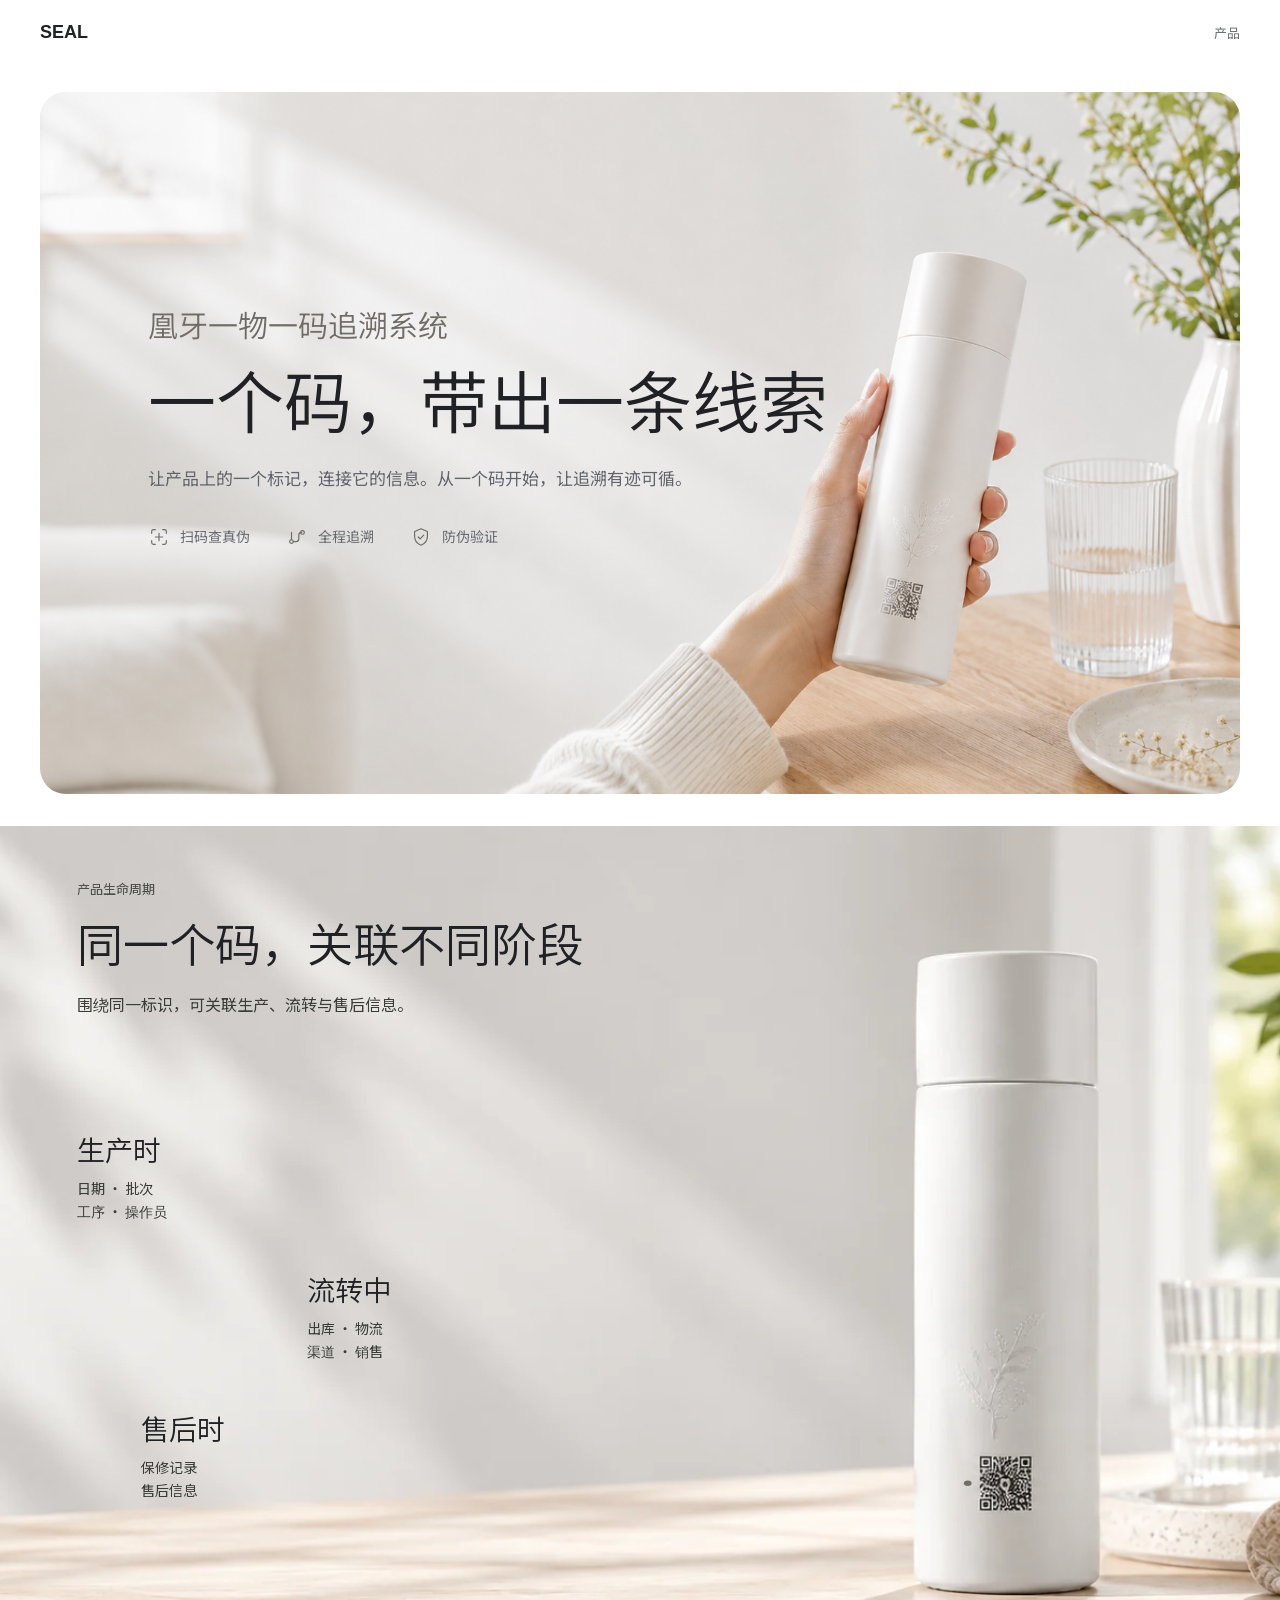
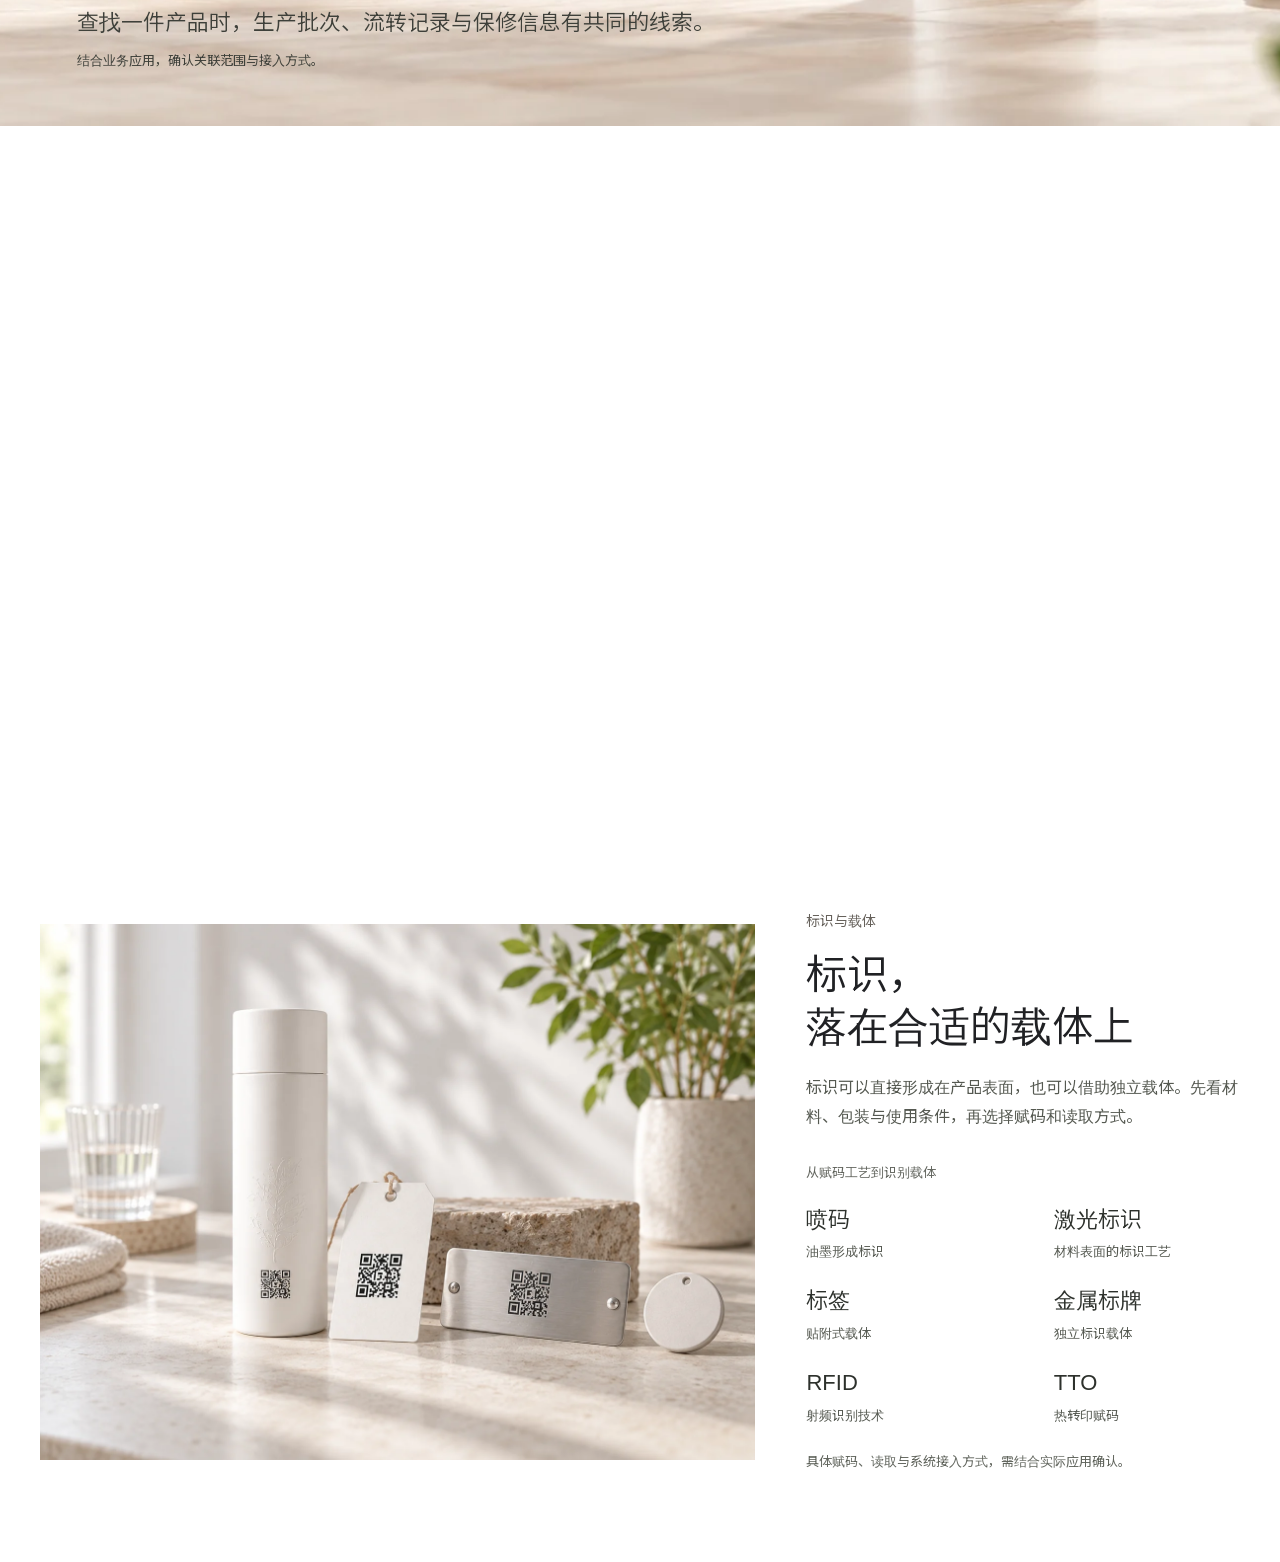
<file: Tusky-A7-B-Patch-04-Full-Web/index.html>
<!doctype html>
<html lang="zh-CN">
<head>
  <meta charset="utf-8">
  <meta name="viewport" content="width=device-width, initial-scale=1">
  <meta name="robots" content="noindex, nofollow">
  <meta name="color-scheme" content="light">
  <meta name="description" content="从产品上的一个码开始，让每条追溯线索清晰可循。">
  <title>凰牙一物一码追溯系统｜海豹智能</title>
  <link rel="icon" href="data:,">
  <style>
    @font-face {
      font-family: "Noto Sans SC";
      font-style: normal;
      font-weight: 100 900;
      font-display: swap;
      src: url("assets/fonts/noto-sans-sc-hero.woff2") format("woff2");
    }

    :root {
      color-scheme: light;
      font-family: "Noto Sans SC", "Source Han Sans SC", "Noto Sans CJK SC", sans-serif;
      font-synthesis: none;
      color: #202124;
      background: #fff;
      --ink: #202124;
      --identity: #716c66;
      --support: #60646b;
      --cue: #666a70;
      --cue-line: #716c66;
    }

    * {
      box-sizing: border-box;
      letter-spacing: 0;
    }

    html,
    body {
      margin: 0;
      min-width: 0;
      background: #fff;
    }

    .masthead {
      width: calc(100% - 80px);
      max-width: 1600px;
      height: 64px;
      margin-inline: auto;
      display: flex;
      align-items: center;
      justify-content: space-between;
    }

    .company {
      font: 600 18px/1 Arial, sans-serif;
    }

    .section-label {
      color: #666a70;
      font-size: 13px;
      line-height: 1;
    }

    .hero {
      width: calc(100% - 80px);
      max-width: 1600px;
      margin: 28px auto 32px;
    }

    .hero-frame {
      position: relative;
      display: flex;
      flex-direction: column;
      justify-content: center;
      height: 78svh;
      min-height: 600px;
      max-height: 760px;
      padding-bottom: 2rem;
      overflow: hidden;
      border-radius: 26px;
      background: #f3f2ef;
    }

    .hero-photo {
      position: absolute;
      inset: 0;
      display: block;
      width: 100%;
      height: 100%;
      object-fit: cover;
      object-position: 50% 50%;
    }

    .hero-primary-copy {
      position: relative;
      z-index: 1;
      width: 46%;
      max-width: 680px;
      margin-left: 9%;
    }

    .product-identity {
      margin: 0 0 20px;
      color: var(--identity);
      font-size: 30px;
      font-weight: 350;
      line-height: 1.25;
    }

    h1 {
      margin: 0;
      color: var(--ink);
      font-size: 68px;
      font-weight: 350;
      line-height: 1.06;
      white-space: nowrap;
    }

    .break {
      display: inline;
    }

    .lead {
      max-width: 36em;
      margin: 28px 0 0;
      color: var(--support);
      font-size: 17px;
      font-weight: 400;
      line-height: 1.8;
    }

    .capability-cues {
      position: relative;
      z-index: 1;
      width: 46%;
      max-width: 680px;
      margin: 32px 0 0 9%;
      padding: 0;
      display: flex;
      align-items: center;
      gap: 36px;
      color: var(--cue);
      list-style: none;
    }

    .capability-cues li {
      display: inline-flex;
      align-items: center;
      gap: 10px;
      min-width: 0;
      font-size: 14px;
      font-weight: 400;
      line-height: 1.4;
      white-space: nowrap;
    }

    .capability-cues svg {
      width: 22px;
      height: 22px;
      flex: 0 0 22px;
      color: var(--cue-line);
      fill: none;
      stroke: currentColor;
      stroke-width: 1.3;
      stroke-linecap: round;
      stroke-linejoin: round;
    }

    @media (max-width: 1100px) {
      .masthead,
      .hero {
        width: calc(100% - 56px);
      }

      .hero {
        margin-top: 24px;
      }

      .hero-frame {
        height: 70svh;
        min-height: 580px;
        max-height: 680px;
        border-radius: 22px;
      }

      .hero-photo {
        object-position: 10% 50%;
      }

      .hero-primary-copy {
        width: 56%;
        margin-left: 7%;
      }

      .product-identity {
        margin-bottom: 18px;
        font-size: 27px;
      }

      h1 {
        font-size: 48px;
        line-height: 1.08;
      }

      .lead {
        max-width: 33em;
        margin-top: 24px;
        font-size: 16px;
      }

      .capability-cues {
        width: 56%;
        margin: 30px 0 0 7%;
        gap: 28px;
      }

      .capability-cues li {
        gap: 9px;
        font-size: 13px;
      }

      .capability-cues svg {
        width: 21px;
        height: 21px;
        flex-basis: 21px;
      }
    }

    @media (min-width: 601px) and (max-width: 960px) {
      .masthead {
        width: calc(100% - 48px);
      }

      .hero {
        width: calc(100% - 40px);
        margin-top: 20px;
      }

      .hero-frame {
        display: grid;
        height: auto;
        min-height: 0;
        max-height: none;
        padding-bottom: 0;
        overflow: visible;
        border-radius: 0;
        background: transparent;
      }

      .hero-photo {
        position: relative;
        grid-row: 2;
        height: auto;
        aspect-ratio: 4 / 3;
        margin-top: 24px;
        border-radius: 18px;
        object-position: 68% 50%;
      }

      .hero-primary-copy {
        position: relative;
        grid-row: 1;
        width: 100%;
        max-width: none;
        margin-left: 0;
        text-align: center;
      }

      .product-identity {
        margin-bottom: 14px;
        font-size: 21px;
      }

      h1 {
        font-size: 50px;
        font-weight: 350;
        line-height: 1.08;
      }

      .lead {
        max-width: 32em;
        margin: 20px auto 0;
        font-size: 16px;
        line-height: 1.75;
      }

      .capability-cues {
        position: relative;
        grid-row: 3;
        width: 100%;
        max-width: none;
        margin: 30px 0 0;
        justify-content: center;
        gap: 32px;
      }

      .capability-cues li {
        font-size: 13px;
      }
    }

    @media (max-width: 600px) {
      .masthead {
        width: calc(100% - 40px);
        height: 56px;
      }

      .company {
        font-size: 17px;
      }

      .section-label {
        font-size: 12px;
      }

      .hero {
        width: calc(100% - 32px);
        margin-top: 18px;
        margin-bottom: 24px;
      }

      .hero-frame {
        display: grid;
        height: auto;
        min-height: 0;
        max-height: none;
        padding-bottom: 0;
        overflow: visible;
        border-radius: 0;
        background: transparent;
      }

      .hero-photo {
        position: relative;
        grid-row: 2;
        height: auto;
        aspect-ratio: 5 / 6;
        margin-top: 22px;
        border-radius: 16px;
        object-position: 68% 50%;
      }

      .hero-primary-copy {
        position: relative;
        grid-row: 1;
        width: 100%;
        max-width: none;
        margin-left: 0;
        text-align: center;
      }

      .product-identity {
        margin-bottom: 12px;
        font-size: 19px;
        line-height: 1.3;
      }

      h1 {
        font-size: 40px;
        font-weight: 350;
        line-height: 1.1;
        white-space: normal;
      }

      .break {
        display: block;
      }

      .lead {
        max-width: 28em;
        margin: 18px auto 0;
        font-size: 15px;
        line-height: 1.8;
      }

      .capability-cues {
        position: relative;
        grid-row: 3;
        width: 100%;
        max-width: none;
        margin: 24px 0 0;
        display: grid;
        grid-template-columns: repeat(3, minmax(0, 1fr));
        gap: 0 12px;
      }

      .capability-cues li {
        flex-direction: column;
        justify-content: flex-start;
        gap: 8px;
        font-size: 13px;
        text-align: center;
      }

      .capability-cues svg {
        width: 20px;
        height: 20px;
        flex-basis: 20px;
      }
    }

    @media (min-width: 961px) and (max-width: 1000px) {
      .hero-primary-copy,
      .capability-cues {
        width: 60%;
      }
    }

    @media (max-width: 359px) {
      .hero {
        width: calc(100% - 24px);
      }

      .product-identity {
        font-size: 18px;
      }

      h1 {
        font-size: 36px;
      }

      .hero-photo {
        margin-top: 20px;
        border-radius: 14px;
      }

      .capability-cues {
        column-gap: 6px;
      }

      .capability-cues li {
        font-size: 12px;
      }

      .capability-cues svg {
        width: 19px;
        height: 19px;
        flex-basis: 19px;
      }
    }

    @media (max-width: 480px) {
      .product-identity {
        font-size: 16px;
        line-height: 1.4;
        margin-bottom: 12px;
      }

      h1 {
        font-size: 34px;
        line-height: 1.18;
        white-space: nowrap;
      }

      /* Keep the canonical punctuation available to assistive technology. */
      .heading-comma {
        position: absolute;
        width: 1px;
        height: 1px;
        padding: 0;
        margin: -1px;
        overflow: hidden;
        clip-path: inset(50%);
        white-space: nowrap;
      }

      .lead {
        font-size: 14px;
        line-height: 1.7;
        margin-top: 16px;
        text-wrap: balance;
      }

      .hero-photo {
        margin-top: 24px;
      }
    }
  </style>
  <link rel="stylesheet" href="assets/tusky_phoenix_lifecycle.css">
  <script type="module" src="assets/tusky_phoenix_lifecycle.js"></script>
</head>
<body>
  <header class="masthead">
    <span class="company">SEAL</span>
    <span class="section-label">产品</span>
  </header>
  <main>
    <section class="hero" aria-labelledby="hero-heading" data-patch="phase-2d-a5-3-p06" data-media-state="approved-concept" data-copy-status="PROTOTYPE_COPY_NOT_APPROVED">
      <div class="hero-frame">
        <div class="hero-primary-copy">
          <p class="product-identity">凰牙一物一码追溯系统</p>
          <h1 id="hero-heading"><span>一个码<span class="heading-comma">，</span></span><span class="break" aria-hidden="true"></span><span>带出一条线索</span></h1>
          <p class="lead">让产品上的一个标记，连接它的信息。从一个码开始，让追溯有迹可循。</p>
        </div>
        <img class="hero-photo" src="assets/tusky_phoenix_hero_approved.png" width="1672" height="941" alt="日光下，手持带有二维码标识的日用品包装。" fetchpriority="high" decoding="async">
        <ul class="capability-cues" data-capability-status="PROTOTYPE_FUTURE_CAPABILITY" aria-label="未来能力方向">
          <li>
            <svg viewBox="0 0 24 24" aria-hidden="true" focusable="false">
              <path d="M4 8V6a2 2 0 0 1 2-2h2M16 4h2a2 2 0 0 1 2 2v2M20 16v2a2 2 0 0 1-2 2h-2M8 20H6a2 2 0 0 1-2-2v-2M8 12h8M12 8v8"/>
            </svg>
            <span>扫码查真伪</span>
          </li>
          <li>
            <svg viewBox="0 0 24 24" aria-hidden="true" focusable="false">
              <circle cx="6" cy="17" r="2"/><circle cx="18" cy="7" r="2"/><path d="M8 17h3a3 3 0 0 0 3-3v-4a3 3 0 0 1 3-3h-1M6 15V7"/>
            </svg>
            <span>全程追溯</span>
          </li>
          <li>
            <svg viewBox="0 0 24 24" aria-hidden="true" focusable="false">
              <path d="M12 3 5 6v5c0 4.6 2.8 8.5 7 10 4.2-1.5 7-5.4 7-10V6l-7-3Z"/><path d="m9 12 2 2 4-4"/>
            </svg>
            <span>防伪验证</span>
          </li>
        </ul>
      </div>
    </section>
    <section class="lifecycle" id="product-lifecycle" aria-labelledby="lifecycle-heading" data-phase="phase-2d-a7-b-p04" data-copy-status="PROTOTYPE_COPY_NOT_APPROVED" data-claim-status="SOURCE_SUPPORTED" data-media-status="AI_GENERATED_REALISTIC_CONCEPT_MEDIA / NOT_ALLOWED_AS_EVIDENCE">
      <div class="lifecycle__track">
        <div class="lifecycle__story-stage">
          <header class="lifecycle__intro">
            <p class="lifecycle__eyebrow">产品生命周期</p>
            <h2 id="lifecycle-heading"><span>同一个码<span class="lifecycle__comma">，</span></span><span>关联不同阶段</span></h2>
            <p class="lifecycle__lead">围绕同一标识，可关联生产、流转与售后信息。</p>
          </header>
          <picture class="lifecycle__photo">
            <source media="(max-width: 700px)" srcset="assets/tusky_phoenix_lifecycle_mobile.webp" width="1122" height="1402" type="image/webp">
            <img src="assets/tusky_phoenix_lifecycle_desktop.webp" width="1877" height="838" alt="日光下，白色容器立在浅色台面上，瓶身下部可见二维码图案。" loading="lazy" decoding="async">
          </picture>
          <div class="lifecycle__field">
            <svg class="lifecycle__connections lifecycle__connections--wide" viewBox="0 0 1000 1000" preserveAspectRatio="none" aria-hidden="true" focusable="false">
              <path class="lifecycle__connection" data-relation="0" pathLength="1" d="M738 730H650C550 730 550 370 235 370"/>
              <path class="lifecycle__connection" data-relation="1" pathLength="1" d="M738 730H650C550 730 550 525 410 525"/>
              <path class="lifecycle__connection" data-relation="2" pathLength="1" d="M738 730H650C550 730 550 680 285 680"/>
              <circle class="lifecycle__origin lifecycle__origin--wide" cx="738" cy="730" r="3"/>
            </svg>
            <svg class="lifecycle__connections lifecycle__connections--compact" viewBox="0 0 1000 1000" preserveAspectRatio="none" aria-hidden="true" focusable="false">
              <path class="lifecycle__connection" data-relation="0" pathLength="1" d="M660 697H560Q500 697 500 667V395Q500 365 470 365H445"/>
              <path class="lifecycle__connection" data-relation="1" pathLength="1" d="M660 697H560Q500 697 500 667V545Q500 515 470 515H445"/>
              <path class="lifecycle__connection" data-relation="2" pathLength="1" d="M660 697H560Q500 697 500 681V681Q500 665 484 665H445"/>
              <circle class="lifecycle__origin lifecycle__origin--compact" cx="660" cy="697" r="3"/>
            </svg>
            <ul class="lifecycle__contexts" aria-label="围绕同一产品标识的信息类别">
              <li class="lifecycle__context lifecycle__context--production" data-relation="0" data-claim-status="SOURCE_SUPPORTED" data-current-capability-status="NEEDS_VERIFICATION">
                <h3>生产时</h3>
                <p><span>日期 · 批次</span><span>工序 · 操作员</span></p>
              </li>
              <li class="lifecycle__context lifecycle__context--distribution" data-relation="1" data-claim-status="SOURCE_SUPPORTED" data-current-capability-status="NEEDS_VERIFICATION">
                <h3>流转中</h3>
                <p><span>出库 · 物流</span><span>渠道 · 销售</span></p>
              </li>
              <li class="lifecycle__context lifecycle__context--service" data-relation="2" data-claim-status="SOURCE_SUPPORTED" data-current-capability-status="NEEDS_VERIFICATION">
                <h3>售后时</h3>
                <p><span>保修记录</span><span>售后信息</span></p>
              </li>
            </ul>
          </div>
          <div class="lifecycle__resolution">
            <p class="lifecycle__closing">查找一件产品时，生产批次、流转记录与保修信息有共同的线索。</p>
            <p class="lifecycle__scope">结合业务应用，确认关联范围与接入方式。</p>
          </div>
        </div>
      </div>
    </section>
    <section class="carriers" id="alternative-carriers" aria-labelledby="carriers-heading" data-phase="phase-2d-a7-b-p02" data-story="One Object, Alternative Carriers" data-copy-status="PROTOTYPE_COPY_NOT_APPROVED" data-media-status="AI_GENERATED_REALISTIC_CONCEPT_MEDIA / NOT_ALLOWED_AS_EVIDENCE" data-current-capability-status="NEEDS_VERIFICATION">
      <header class="carriers__intro">
        <p class="carriers__eyebrow">标识与载体</p>
        <h2 id="carriers-heading"><span>标识，</span><span>落在合适的载体上</span></h2>
        <p class="carriers__lead">标识可以直接形成在产品表面，也可以借助独立载体。先看材料、包装与使用条件，再选择赋码和读取方式。</p>
      </header>
      <figure class="carriers__media">
        <img src="assets/tusky_phoenix_alternative_carriers.webp" width="1448" height="1086" alt="白色容器与纸标签、金属标牌、圆形空白挂片并置；容器、纸标签和金属标牌上可见二维码图案。" loading="lazy" decoding="async">
      </figure>
      <div class="carriers__choices" data-claim-status="SOURCE_SUPPORTED / RECORDED_LEGACY_EVIDENCE" data-current-capability-status="NEEDS_VERIFICATION">
        <p class="carriers__routes-label" id="carriers-routes-label">从赋码工艺到识别载体</p>
        <dl class="carriers__routes" aria-labelledby="carriers-routes-label">
          <div><dt>喷码</dt><dd>油墨形成标识</dd></div>
          <div><dt>激光标识</dt><dd>材料表面的标识工艺</dd></div>
          <div><dt>标签</dt><dd>贴附式载体</dd></div>
          <div data-descriptor-status="CARRIER_CONCEPT_NOT_COMPATIBILITY"><dt>金属标牌</dt><dd>独立标识载体</dd></div>
          <div><dt>RFID</dt><dd>射频识别技术</dd></div>
          <div><dt>TTO</dt><dd>热转印赋码</dd></div>
        </dl>
        <p class="carriers__scope">具体赋码、读取与系统接入方式，需结合实际应用确认。</p>
      </div>
    </section>
  </main>
</body>
</html>
</file>
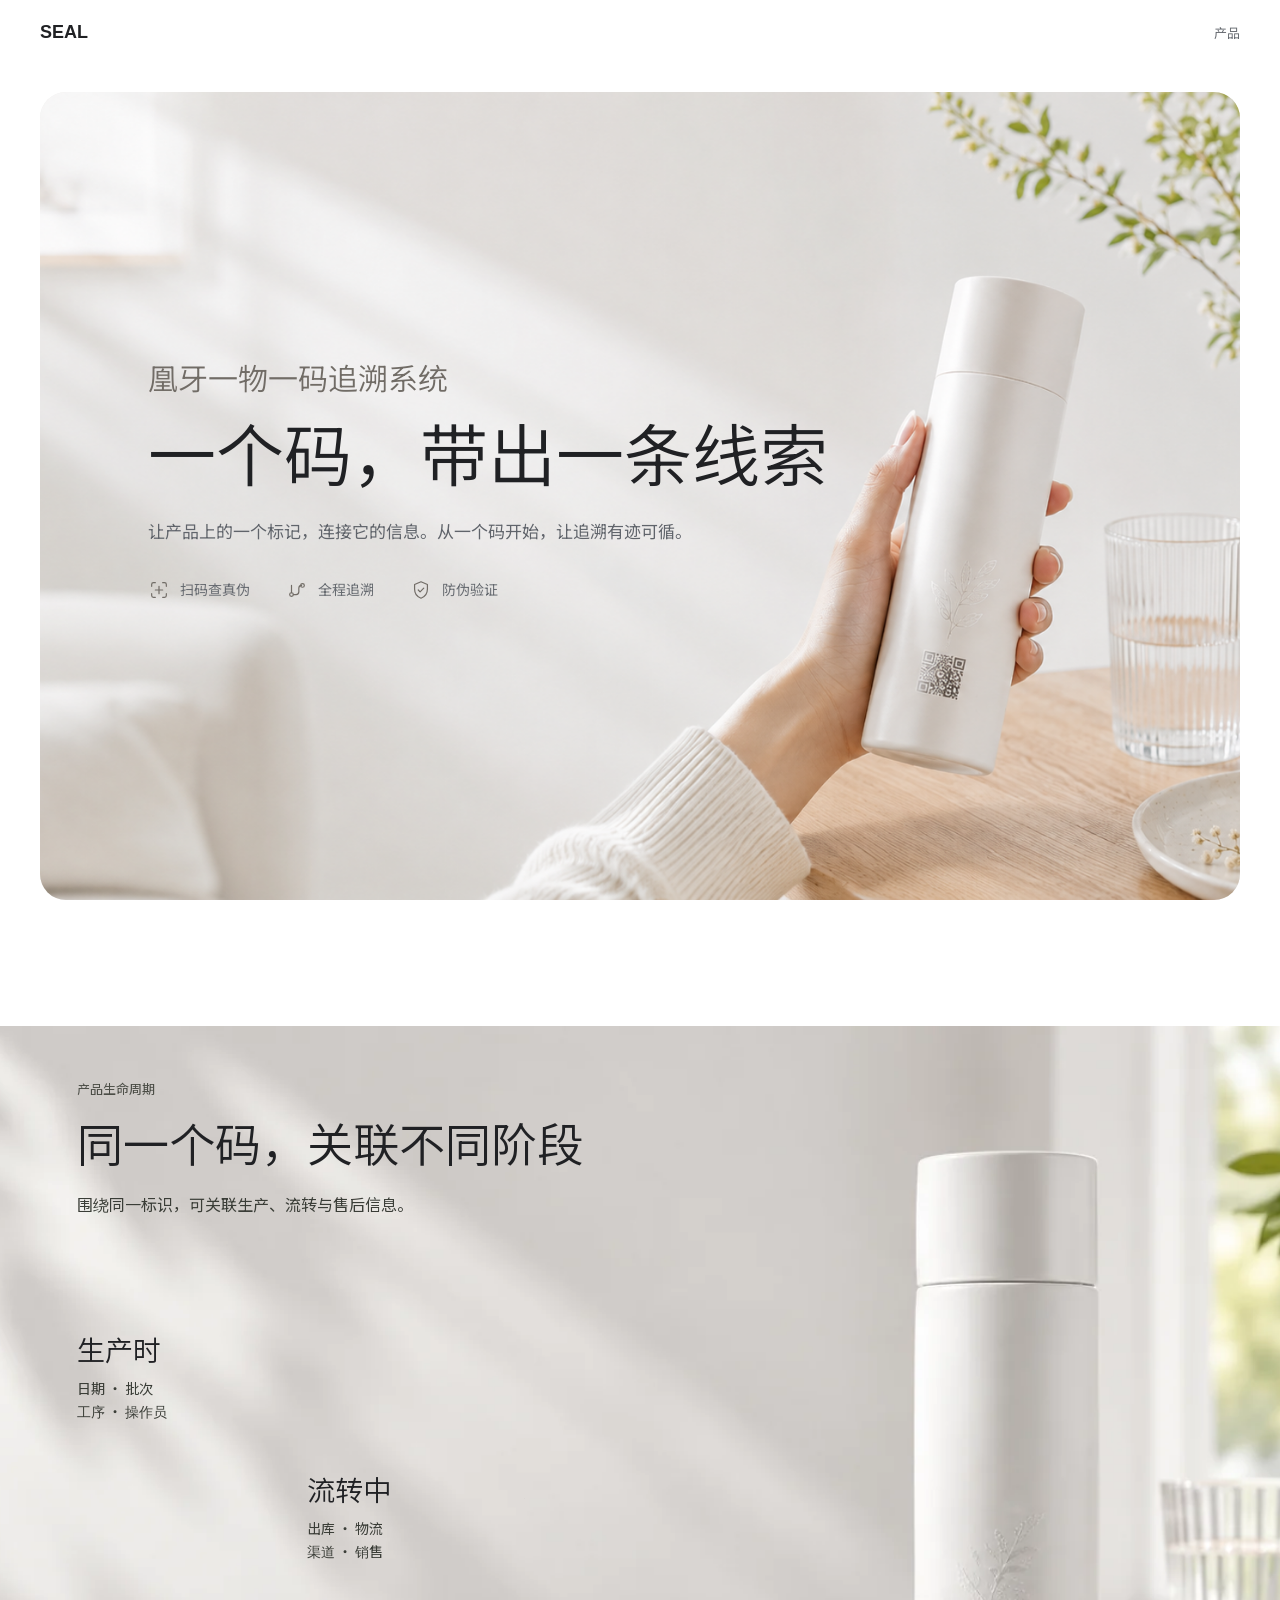
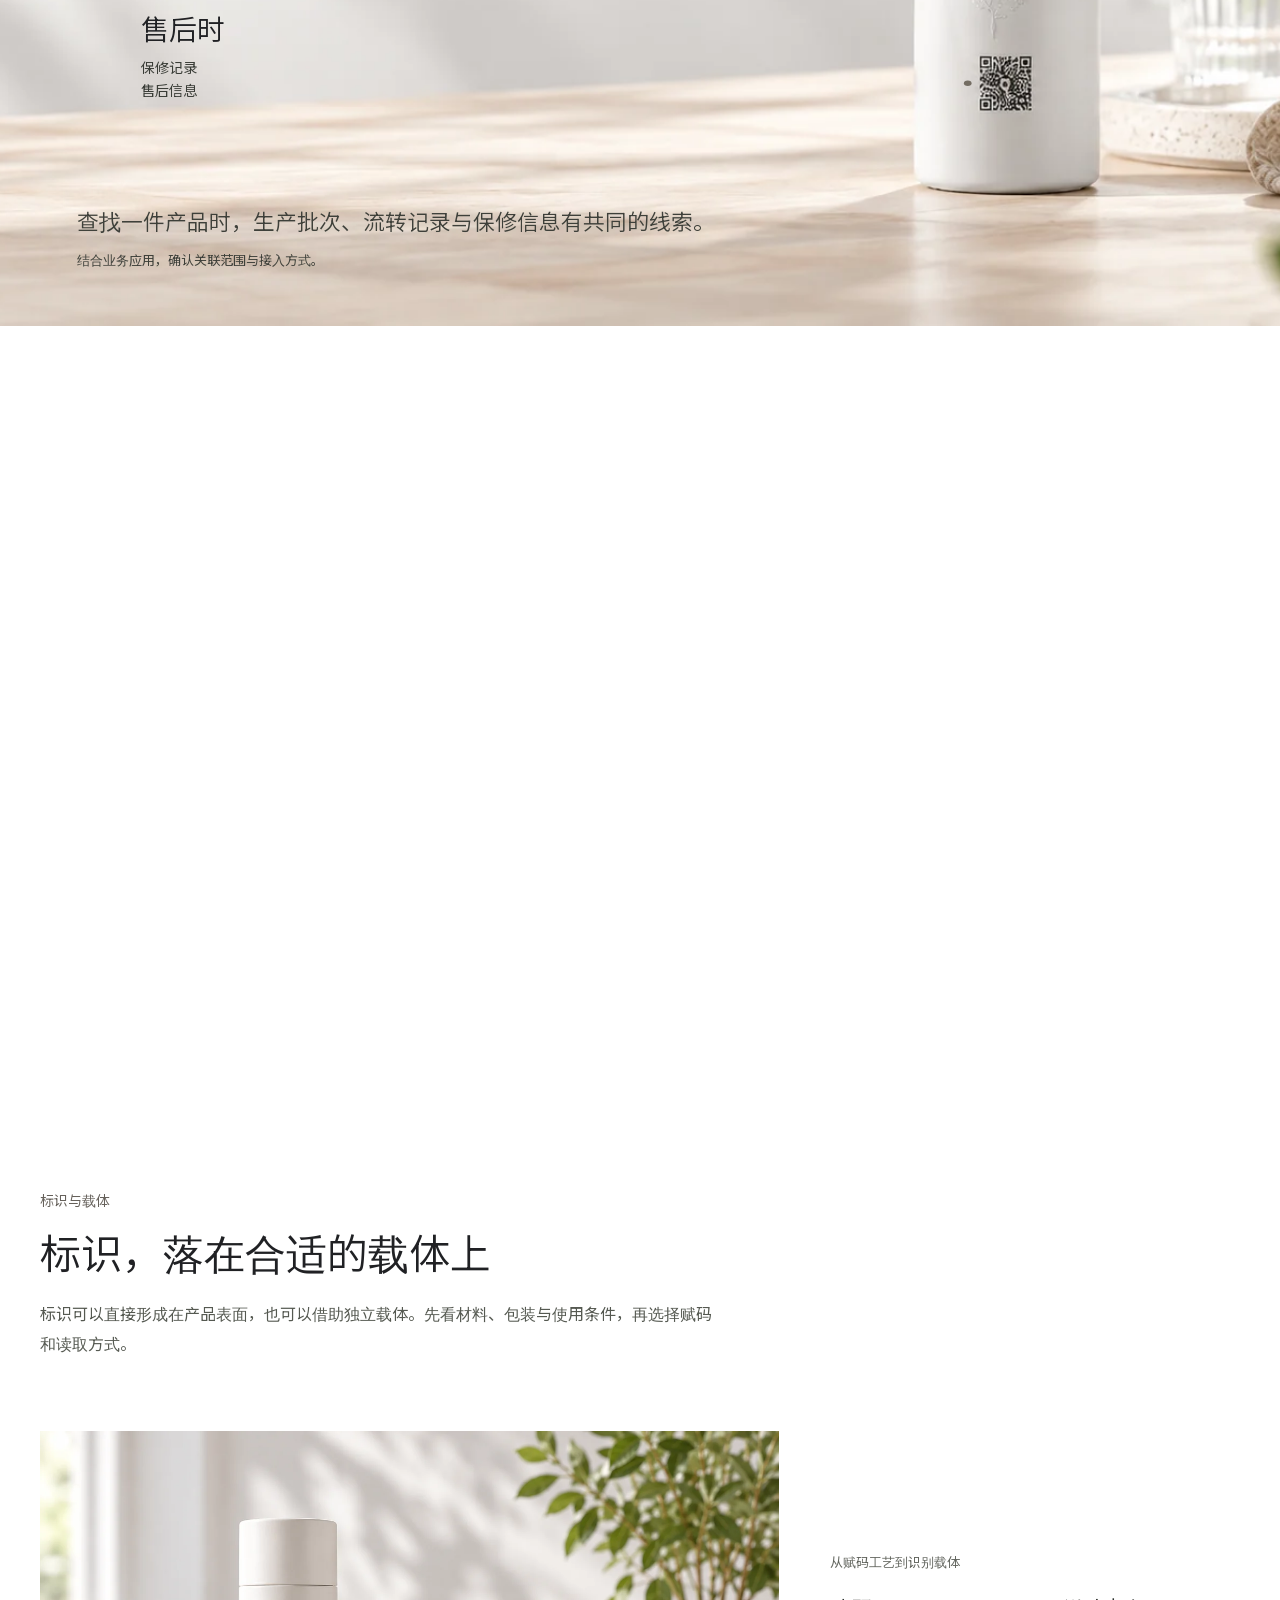
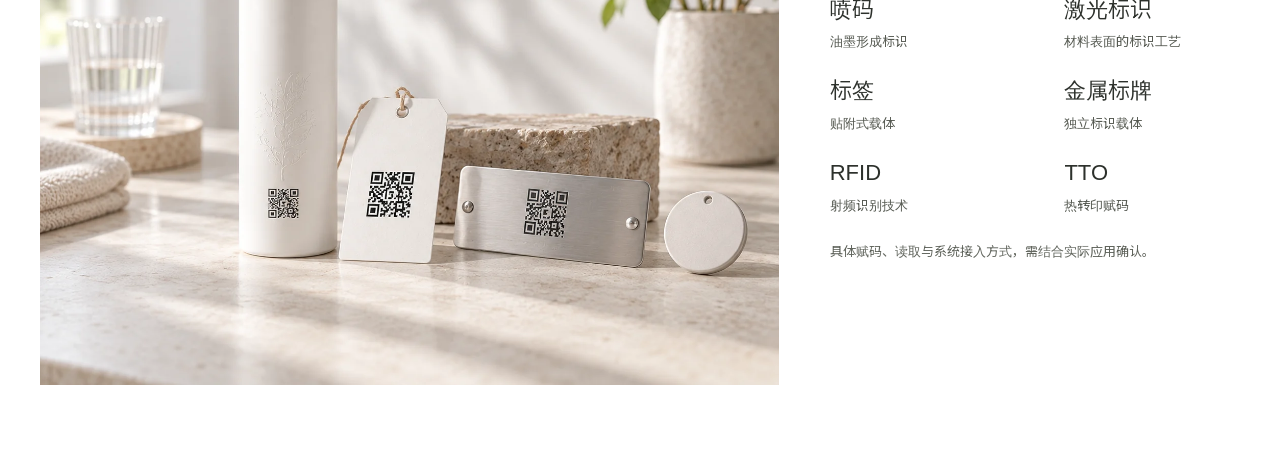
<file: Tusky-A7-B-Patch-05-Full-Web/index.html>
<!doctype html>
<html lang="zh-CN">
<head>
  <meta charset="utf-8">
  <meta name="viewport" content="width=device-width, initial-scale=1">
  <meta name="robots" content="noindex, nofollow">
  <meta name="color-scheme" content="light">
  <meta name="description" content="从产品上的一个码开始，让每条追溯线索清晰可循。">
  <title>凰牙一物一码追溯系统｜海豹智能</title>
  <link rel="icon" href="data:,">
  <style>
    @font-face {
      font-family: "Noto Sans SC";
      font-style: normal;
      font-weight: 100 900;
      font-display: swap;
      src: url("assets/fonts/noto-sans-sc-hero.woff2") format("woff2");
    }

    :root {
      color-scheme: light;
      font-family: "Noto Sans SC", "Source Han Sans SC", "Noto Sans CJK SC", sans-serif;
      font-synthesis: none;
      color: #202124;
      background: #fff;
      --ink: #202124;
      --identity: #716c66;
      --support: #60646b;
      --cue: #666a70;
      --cue-line: #716c66;
    }

    * {
      box-sizing: border-box;
      letter-spacing: 0;
    }

    html,
    body {
      margin: 0;
      min-width: 0;
      background: #fff;
    }

    .masthead {
      width: calc(100% - 80px);
      max-width: 1600px;
      height: 64px;
      margin-inline: auto;
      display: flex;
      align-items: center;
      justify-content: space-between;
    }

    .company {
      font: 600 18px/1 Arial, sans-serif;
    }

    .section-label {
      color: #666a70;
      font-size: 13px;
      line-height: 1;
    }

    .hero {
      width: calc(100% - 80px);
      max-width: 1600px;
      margin: 28px auto 32px;
    }

    .hero-frame {
      position: relative;
      display: flex;
      flex-direction: column;
      justify-content: center;
      height: calc(100svh - 92px);
      min-height: 500px;
      padding-bottom: 2rem;
      overflow: hidden;
      border-radius: 26px;
      background: #f3f2ef;
    }

    .hero-photo {
      position: absolute;
      inset: 0;
      display: block;
      width: 100%;
      height: 100%;
      object-fit: cover;
      object-position: 50% 50%;
    }

    .hero-primary-copy {
      position: relative;
      z-index: 1;
      width: 46%;
      max-width: 680px;
      margin-left: 9%;
    }

    .product-identity {
      margin: 0 0 20px;
      color: var(--identity);
      font-size: 30px;
      font-weight: 350;
      line-height: 1.25;
    }

    h1 {
      margin: 0;
      color: var(--ink);
      font-size: 68px;
      font-weight: 350;
      line-height: 1.06;
      white-space: nowrap;
    }

    .break {
      display: inline;
    }

    .lead {
      max-width: 36em;
      margin: 28px 0 0;
      color: var(--support);
      font-size: 17px;
      font-weight: 400;
      line-height: 1.8;
    }

    .capability-cues {
      position: relative;
      z-index: 1;
      width: 46%;
      max-width: 680px;
      margin: 32px 0 0 9%;
      padding: 0;
      display: flex;
      align-items: center;
      gap: 36px;
      color: var(--cue);
      list-style: none;
    }

    .capability-cues li {
      display: inline-flex;
      align-items: center;
      gap: 10px;
      min-width: 0;
      font-size: 14px;
      font-weight: 400;
      line-height: 1.4;
      white-space: nowrap;
    }

    .capability-cues svg {
      width: 22px;
      height: 22px;
      flex: 0 0 22px;
      color: var(--cue-line);
      fill: none;
      stroke: currentColor;
      stroke-width: 1.3;
      stroke-linecap: round;
      stroke-linejoin: round;
    }

    @media (max-width: 1100px) {
      .masthead,
      .hero {
        width: calc(100% - 56px);
      }

      .hero {
        margin-top: 24px;
      }

      .hero-frame {
        height: calc(100svh - 88px);
        min-height: 500px;
        border-radius: 22px;
      }

      .hero-photo {
        object-position: 65% 50%;
      }

      .hero-primary-copy {
        width: 56%;
        margin-left: 7%;
      }

      .product-identity {
        margin-bottom: 18px;
        font-size: 27px;
      }

      h1 {
        font-size: 48px;
        line-height: 1.08;
      }

      .lead {
        max-width: 33em;
        margin-top: 24px;
        font-size: 16px;
      }

      .capability-cues {
        width: 56%;
        margin: 30px 0 0 7%;
        gap: 28px;
      }

      .capability-cues li {
        gap: 9px;
        font-size: 13px;
      }

      .capability-cues svg {
        width: 21px;
        height: 21px;
        flex-basis: 21px;
      }
    }

    @media (min-width: 601px) and (max-width: 960px) {
      .masthead {
        width: calc(100% - 48px);
      }

      .hero {
        width: calc(100% - 40px);
        margin-top: 20px;
      }

      .hero-frame {
        display: grid;
        height: auto;
        min-height: 0;
        max-height: none;
        padding-bottom: 0;
        overflow: visible;
        border-radius: 0;
        background: transparent;
      }

      .hero-photo {
        position: relative;
        grid-row: 2;
        height: auto;
        aspect-ratio: 4 / 3;
        margin-top: 24px;
        border-radius: 18px;
        object-position: 68% 50%;
      }

      .hero-primary-copy {
        position: relative;
        grid-row: 1;
        width: 100%;
        max-width: none;
        margin-left: 0;
        text-align: center;
      }

      .product-identity {
        margin-bottom: 14px;
        font-size: 21px;
      }

      h1 {
        font-size: 50px;
        font-weight: 350;
        line-height: 1.08;
      }

      .lead {
        max-width: 32em;
        margin: 20px auto 0;
        font-size: 16px;
        line-height: 1.75;
      }

      .capability-cues {
        position: relative;
        grid-row: 3;
        width: 100%;
        max-width: none;
        margin: 30px 0 0;
        justify-content: center;
        gap: 32px;
      }

      .capability-cues li {
        font-size: 13px;
      }
    }

    @media (max-width: 600px) {
      .masthead {
        width: calc(100% - 40px);
        height: 56px;
      }

      .company {
        font-size: 17px;
      }

      .section-label {
        font-size: 12px;
      }

      .hero {
        width: calc(100% - 32px);
        margin-top: 18px;
        margin-bottom: 24px;
      }

      .hero-frame {
        display: grid;
        height: auto;
        min-height: 0;
        max-height: none;
        padding-bottom: 0;
        overflow: visible;
        border-radius: 0;
        background: transparent;
      }

      .hero-photo {
        position: relative;
        grid-row: 2;
        height: auto;
        aspect-ratio: 5 / 6;
        margin-top: 22px;
        border-radius: 16px;
        object-position: 68% 50%;
      }

      .hero-primary-copy {
        position: relative;
        grid-row: 1;
        width: 100%;
        max-width: none;
        margin-left: 0;
        text-align: center;
      }

      .product-identity {
        margin-bottom: 12px;
        font-size: 19px;
        line-height: 1.3;
      }

      h1 {
        font-size: 40px;
        font-weight: 350;
        line-height: 1.1;
        white-space: normal;
      }

      .break {
        display: block;
      }

      .lead {
        max-width: 28em;
        margin: 18px auto 0;
        font-size: 15px;
        line-height: 1.8;
      }

      .capability-cues {
        position: relative;
        grid-row: 3;
        width: 100%;
        max-width: none;
        margin: 24px 0 0;
        display: grid;
        grid-template-columns: repeat(3, minmax(0, 1fr));
        gap: 0 12px;
      }

      .capability-cues li {
        flex-direction: column;
        justify-content: flex-start;
        gap: 8px;
        font-size: 13px;
        text-align: center;
      }

      .capability-cues svg {
        width: 20px;
        height: 20px;
        flex-basis: 20px;
      }
    }

    @media (min-width: 961px) and (max-width: 1000px) {
      .hero-primary-copy,
      .capability-cues {
        width: 60%;
      }
    }

    @media (max-width: 359px) {
      .hero {
        width: calc(100% - 24px);
      }

      .product-identity {
        font-size: 18px;
      }

      h1 {
        font-size: 36px;
      }

      .hero-photo {
        margin-top: 20px;
        border-radius: 14px;
      }

      .capability-cues {
        column-gap: 6px;
      }

      .capability-cues li {
        font-size: 12px;
      }

      .capability-cues svg {
        width: 19px;
        height: 19px;
        flex-basis: 19px;
      }
    }

    @media (max-width: 480px) {
      .product-identity {
        font-size: 16px;
        line-height: 1.4;
        margin-bottom: 12px;
      }

      h1 {
        font-size: 34px;
        line-height: 1.18;
        white-space: nowrap;
      }

      /* Keep the canonical punctuation available to assistive technology. */
      .heading-comma {
        position: absolute;
        width: 1px;
        height: 1px;
        padding: 0;
        margin: -1px;
        overflow: hidden;
        clip-path: inset(50%);
        white-space: nowrap;
      }

      .lead {
        font-size: 14px;
        line-height: 1.7;
        margin-top: 16px;
        text-wrap: balance;
      }

      .hero-photo {
        margin-top: 24px;
      }
    }
  </style>
  <link rel="stylesheet" href="assets/tusky_phoenix_lifecycle.css">
  <script type="module">
    // Keep the complete HTML fallback; report enhancement failure explicitly.
    const chapter = document.querySelector('.lifecycle');
    chapter.dataset.runtime = 'loading';
    try {
      await import('./assets/tusky_phoenix_lifecycle.js');
    } catch (error) {
      delete chapter.dataset.motion;
      delete chapter.dataset.resolved;
      chapter.dataset.runtime = 'error';
      chapter.dataset.fallback = 'module-error';
      [0, 1, 2].forEach(i => chapter.style.removeProperty(`--relation-${i}`));
      chapter.querySelectorAll('.lifecycle__context').forEach(context => {
        delete context.dataset.emphasis;
        context.removeAttribute('aria-current');
      });
      console.error('Lifecycle enhancement failed; complete static content retained.', error);
    }
  </script>
</head>
<body>
  <header class="masthead">
    <span class="company">SEAL</span>
    <span class="section-label">产品</span>
  </header>
  <main>
    <section class="hero" aria-labelledby="hero-heading" data-patch="phase-2d-a5-3-p06" data-media-state="approved-concept" data-copy-status="PROTOTYPE_COPY_NOT_APPROVED">
      <div class="hero-frame">
        <div class="hero-primary-copy">
          <p class="product-identity">凰牙一物一码追溯系统</p>
          <h1 id="hero-heading"><span>一个码<span class="heading-comma">，</span></span><span class="break" aria-hidden="true"></span><span>带出一条线索</span></h1>
          <p class="lead">让产品上的一个标记，连接它的信息。从一个码开始，让追溯有迹可循。</p>
        </div>
        <img class="hero-photo" src="assets/tusky_phoenix_hero_approved.png" width="1672" height="941" alt="日光下，手持带有二维码标识的日用品包装。" fetchpriority="high" decoding="async">
        <ul class="capability-cues" data-capability-status="PROTOTYPE_FUTURE_CAPABILITY" aria-label="未来能力方向">
          <li>
            <svg viewBox="0 0 24 24" aria-hidden="true" focusable="false">
              <path d="M4 8V6a2 2 0 0 1 2-2h2M16 4h2a2 2 0 0 1 2 2v2M20 16v2a2 2 0 0 1-2 2h-2M8 20H6a2 2 0 0 1-2-2v-2M8 12h8M12 8v8"/>
            </svg>
            <span>扫码查真伪</span>
          </li>
          <li>
            <svg viewBox="0 0 24 24" aria-hidden="true" focusable="false">
              <circle cx="6" cy="17" r="2"/><circle cx="18" cy="7" r="2"/><path d="M8 17h3a3 3 0 0 0 3-3v-4a3 3 0 0 1 3-3h-1M6 15V7"/>
            </svg>
            <span>全程追溯</span>
          </li>
          <li>
            <svg viewBox="0 0 24 24" aria-hidden="true" focusable="false">
              <path d="M12 3 5 6v5c0 4.6 2.8 8.5 7 10 4.2-1.5 7-5.4 7-10V6l-7-3Z"/><path d="m9 12 2 2 4-4"/>
            </svg>
            <span>防伪验证</span>
          </li>
        </ul>
      </div>
    </section>
    <section class="lifecycle" id="product-lifecycle" aria-labelledby="lifecycle-heading" data-phase="phase-2d-a7-b-p05" data-runtime="uninitialized" data-copy-status="PROTOTYPE_COPY_NOT_APPROVED" data-claim-status="SOURCE_SUPPORTED" data-media-status="AI_GENERATED_REALISTIC_CONCEPT_MEDIA / NOT_ALLOWED_AS_EVIDENCE">
      <div class="lifecycle__track">
        <div class="lifecycle__story-stage">
          <header class="lifecycle__intro">
            <p class="lifecycle__eyebrow">产品生命周期</p>
            <h2 id="lifecycle-heading"><span>同一个码<span class="lifecycle__comma">，</span></span><span>关联不同阶段</span></h2>
            <p class="lifecycle__lead">围绕同一标识，可关联生产、流转与售后信息。</p>
          </header>
          <picture class="lifecycle__photo">
            <source media="(max-width: 700px)" srcset="assets/tusky_phoenix_lifecycle_mobile.webp" width="1122" height="1402" type="image/webp">
            <img src="assets/tusky_phoenix_lifecycle_desktop.webp" width="1877" height="838" alt="日光下，白色容器立在浅色台面上，瓶身下部可见二维码图案。" loading="lazy" decoding="async">
          </picture>
          <div class="lifecycle__field">
            <svg class="lifecycle__connections lifecycle__connections--wide" viewBox="0 0 1000 1000" preserveAspectRatio="none" aria-hidden="true" focusable="false">
              <path class="lifecycle__connection" data-relation="0" pathLength="1" d="M738 730H650C550 730 550 370 235 370"/>
              <path class="lifecycle__connection" data-relation="1" pathLength="1" d="M738 730H650C550 730 550 525 410 525"/>
              <path class="lifecycle__connection" data-relation="2" pathLength="1" d="M738 730H650C550 730 550 680 285 680"/>
              <circle class="lifecycle__origin lifecycle__origin--wide" cx="738" cy="730" r="3"/>
            </svg>
            <svg class="lifecycle__connections lifecycle__connections--compact" viewBox="0 0 1000 1000" preserveAspectRatio="none" aria-hidden="true" focusable="false">
              <path class="lifecycle__connection" data-relation="0" pathLength="1" d="M660 697H560Q500 697 500 667V395Q500 365 470 365H445"/>
              <path class="lifecycle__connection" data-relation="1" pathLength="1" d="M660 697H560Q500 697 500 667V545Q500 515 470 515H445"/>
              <path class="lifecycle__connection" data-relation="2" pathLength="1" d="M660 697H560Q500 697 500 681V681Q500 665 484 665H445"/>
              <circle class="lifecycle__origin lifecycle__origin--compact" cx="660" cy="697" r="3"/>
            </svg>
            <ul class="lifecycle__contexts" aria-label="围绕同一产品标识的信息类别">
              <li class="lifecycle__context lifecycle__context--production" data-relation="0" data-claim-status="SOURCE_SUPPORTED" data-current-capability-status="NEEDS_VERIFICATION">
                <h3>生产时</h3>
                <p><span>日期 · 批次</span><span>工序 · 操作员</span></p>
              </li>
              <li class="lifecycle__context lifecycle__context--distribution" data-relation="1" data-claim-status="SOURCE_SUPPORTED" data-current-capability-status="NEEDS_VERIFICATION">
                <h3>流转中</h3>
                <p><span>出库 · 物流</span><span>渠道 · 销售</span></p>
              </li>
              <li class="lifecycle__context lifecycle__context--service" data-relation="2" data-claim-status="SOURCE_SUPPORTED" data-current-capability-status="NEEDS_VERIFICATION">
                <h3>售后时</h3>
                <p><span>保修记录</span><span>售后信息</span></p>
              </li>
            </ul>
          </div>
          <div class="lifecycle__resolution">
            <p class="lifecycle__closing">查找一件产品时，生产批次、流转记录与保修信息有共同的线索。</p>
            <p class="lifecycle__scope">结合业务应用，确认关联范围与接入方式。</p>
          </div>
        </div>
      </div>
    </section>
    <section class="carriers" id="alternative-carriers" aria-labelledby="carriers-heading" data-phase="phase-2d-a7-b-p02" data-story="One Object, Alternative Carriers" data-copy-status="PROTOTYPE_COPY_NOT_APPROVED" data-media-status="AI_GENERATED_REALISTIC_CONCEPT_MEDIA / NOT_ALLOWED_AS_EVIDENCE" data-current-capability-status="NEEDS_VERIFICATION">
      <header class="carriers__intro">
        <p class="carriers__eyebrow">标识与载体</p>
        <h2 id="carriers-heading"><span>标识，</span><span>落在合适的载体上</span></h2>
        <p class="carriers__lead">标识可以直接形成在产品表面，也可以借助独立载体。先看材料、包装与使用条件，再选择赋码和读取方式。</p>
      </header>
      <figure class="carriers__media">
        <img src="assets/tusky_phoenix_alternative_carriers.webp" width="1448" height="1086" alt="白色容器与纸标签、金属标牌、圆形空白挂片并置；容器、纸标签和金属标牌上可见二维码图案。" loading="lazy" decoding="async">
      </figure>
      <div class="carriers__choices" data-claim-status="SOURCE_SUPPORTED / RECORDED_LEGACY_EVIDENCE" data-current-capability-status="NEEDS_VERIFICATION">
        <p class="carriers__routes-label" id="carriers-routes-label">从赋码工艺到识别载体</p>
        <dl class="carriers__routes" aria-labelledby="carriers-routes-label">
          <div><dt>喷码</dt><dd>油墨形成标识</dd></div>
          <div><dt>激光标识</dt><dd>材料表面的标识工艺</dd></div>
          <div><dt>标签</dt><dd>贴附式载体</dd></div>
          <div data-descriptor-status="CARRIER_CONCEPT_NOT_COMPATIBILITY"><dt>金属标牌</dt><dd>独立标识载体</dd></div>
          <div><dt>RFID</dt><dd>射频识别技术</dd></div>
          <div><dt>TTO</dt><dd>热转印赋码</dd></div>
        </dl>
        <p class="carriers__scope">具体赋码、读取与系统接入方式，需结合实际应用确认。</p>
      </div>
    </section>
  </main>
</body>
</html>
</file>
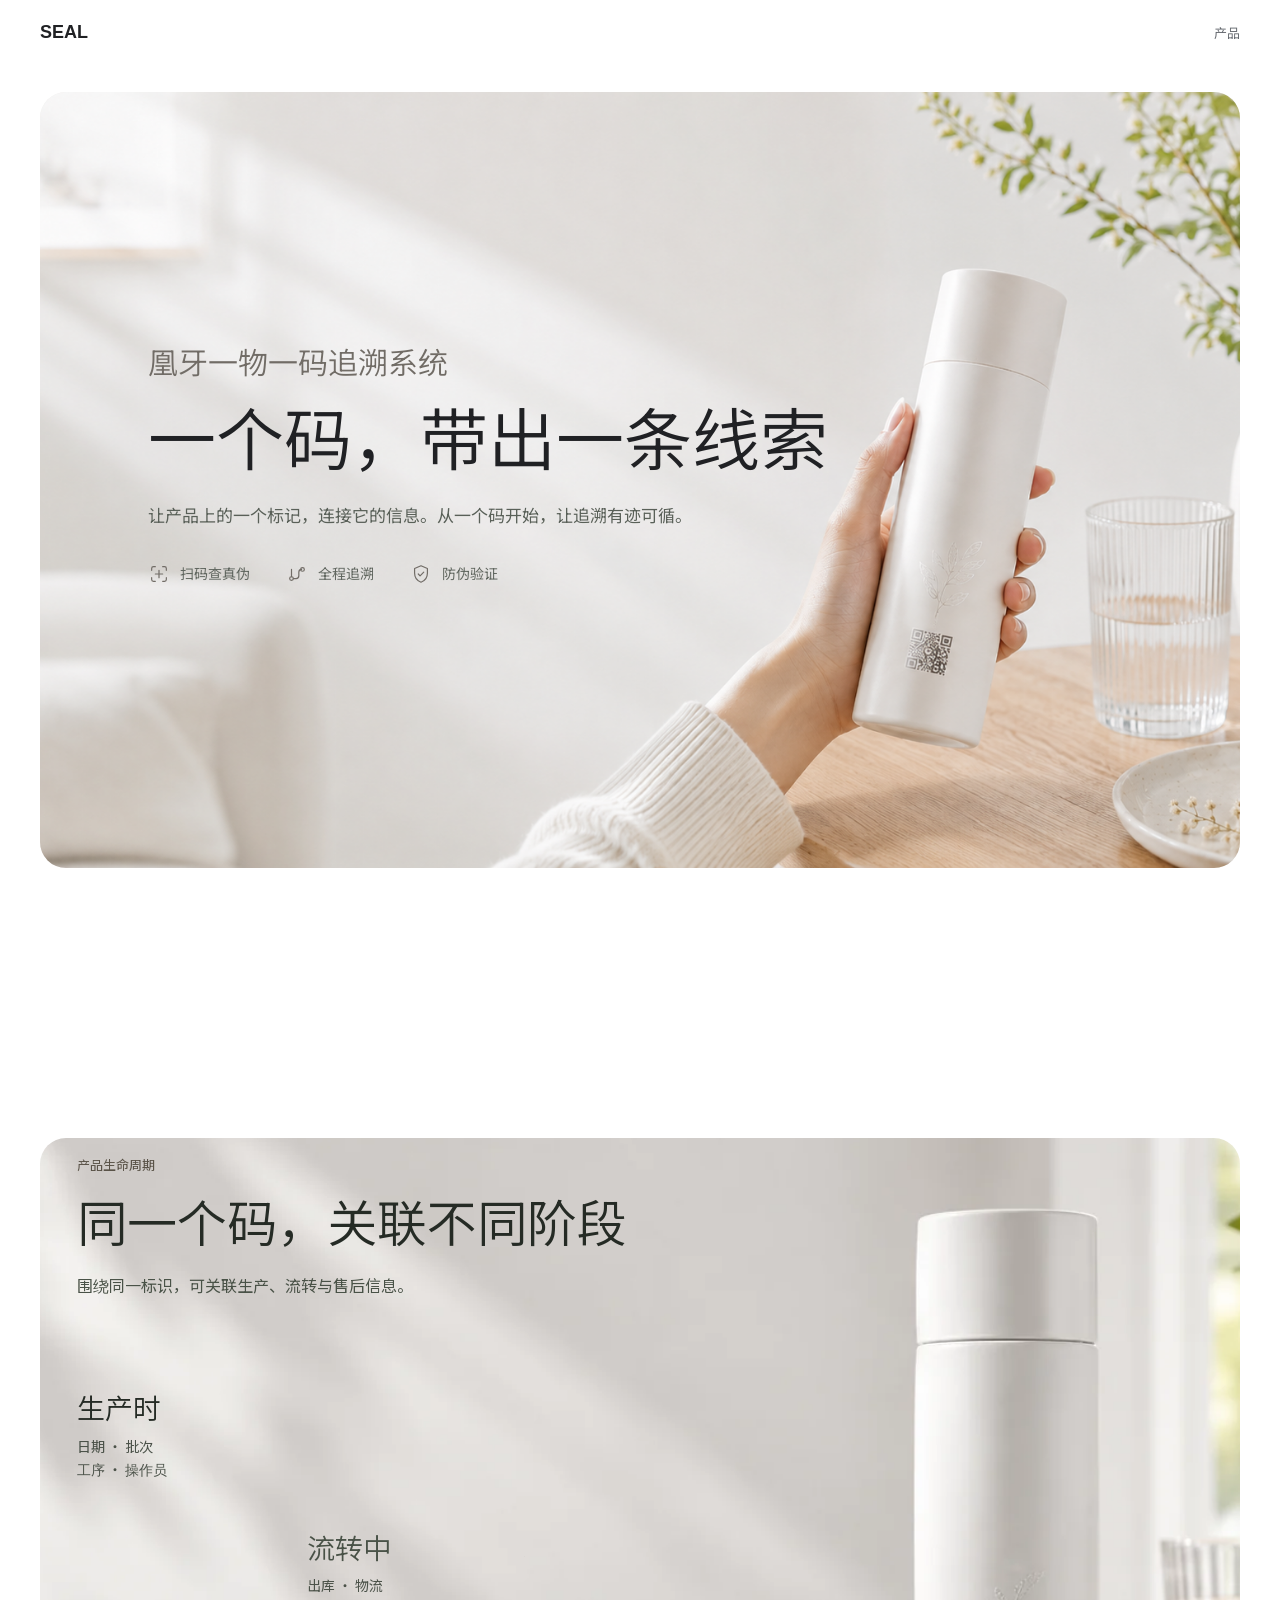
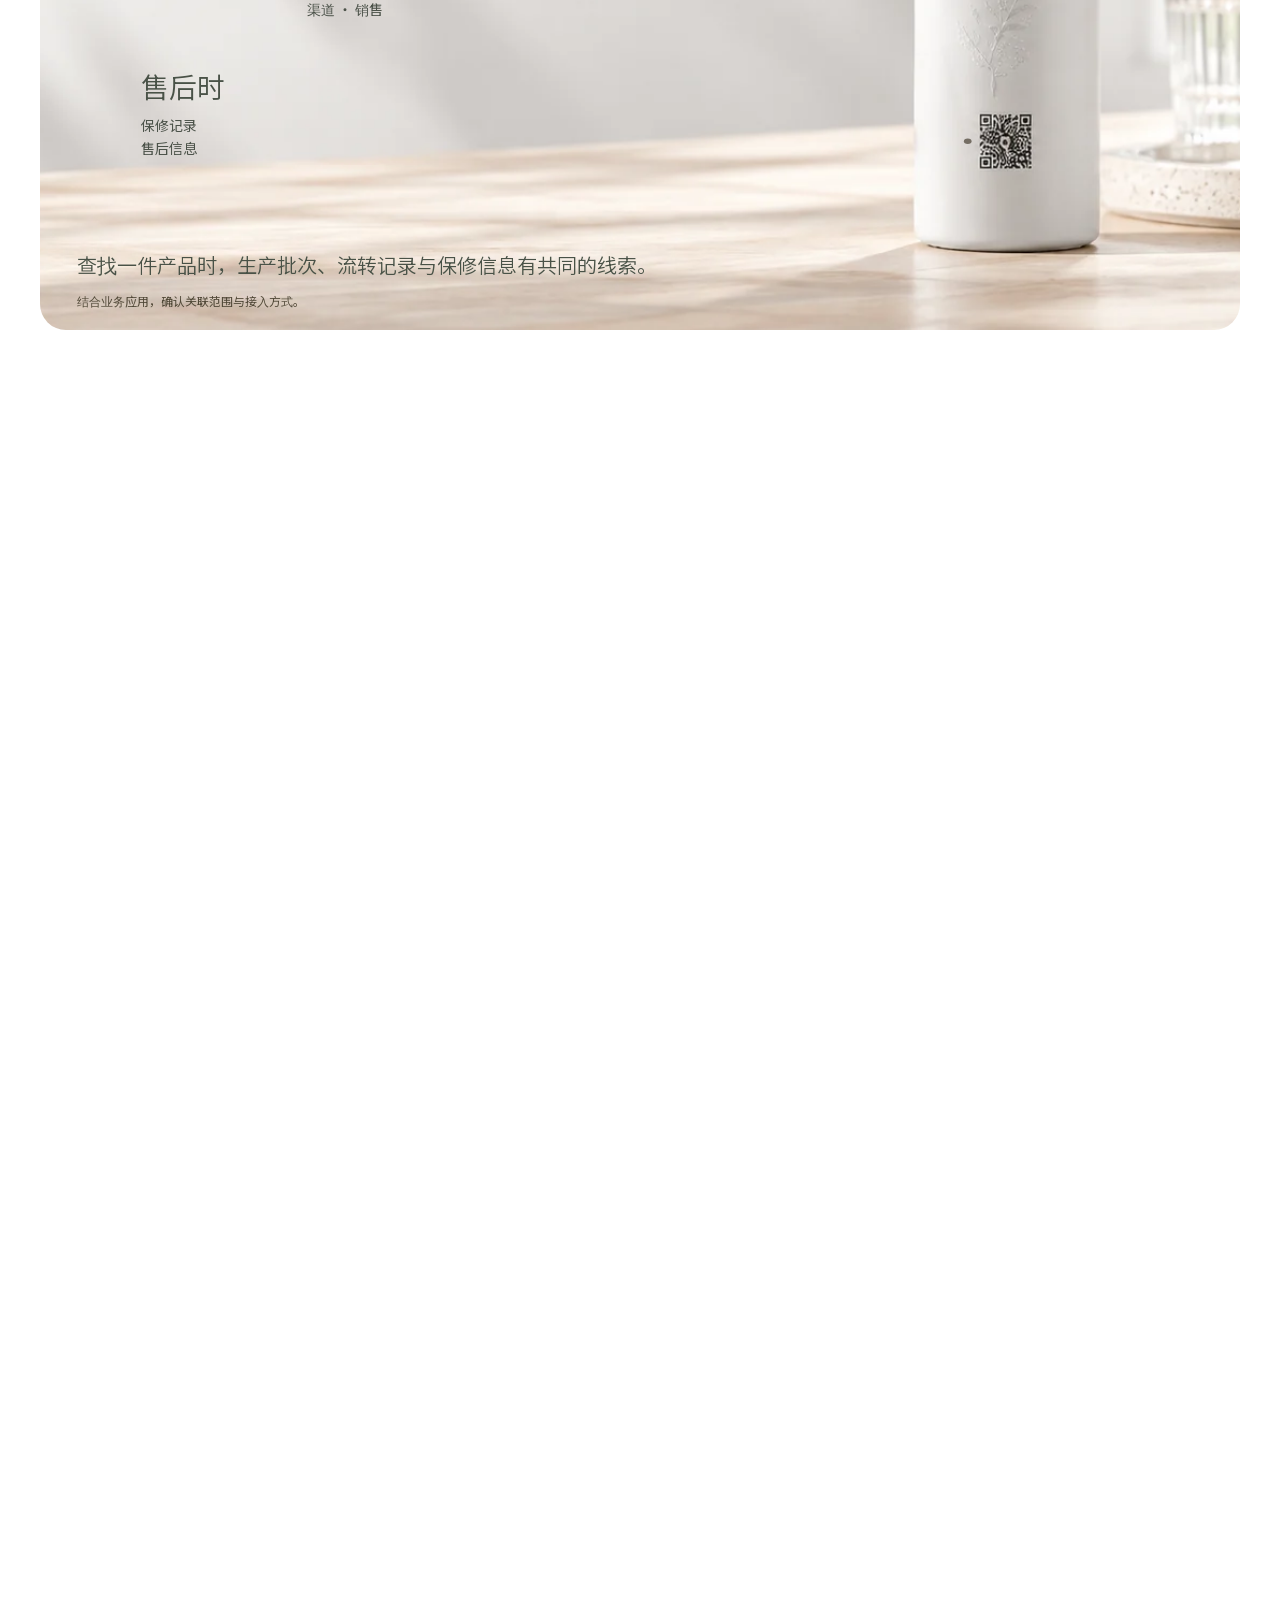
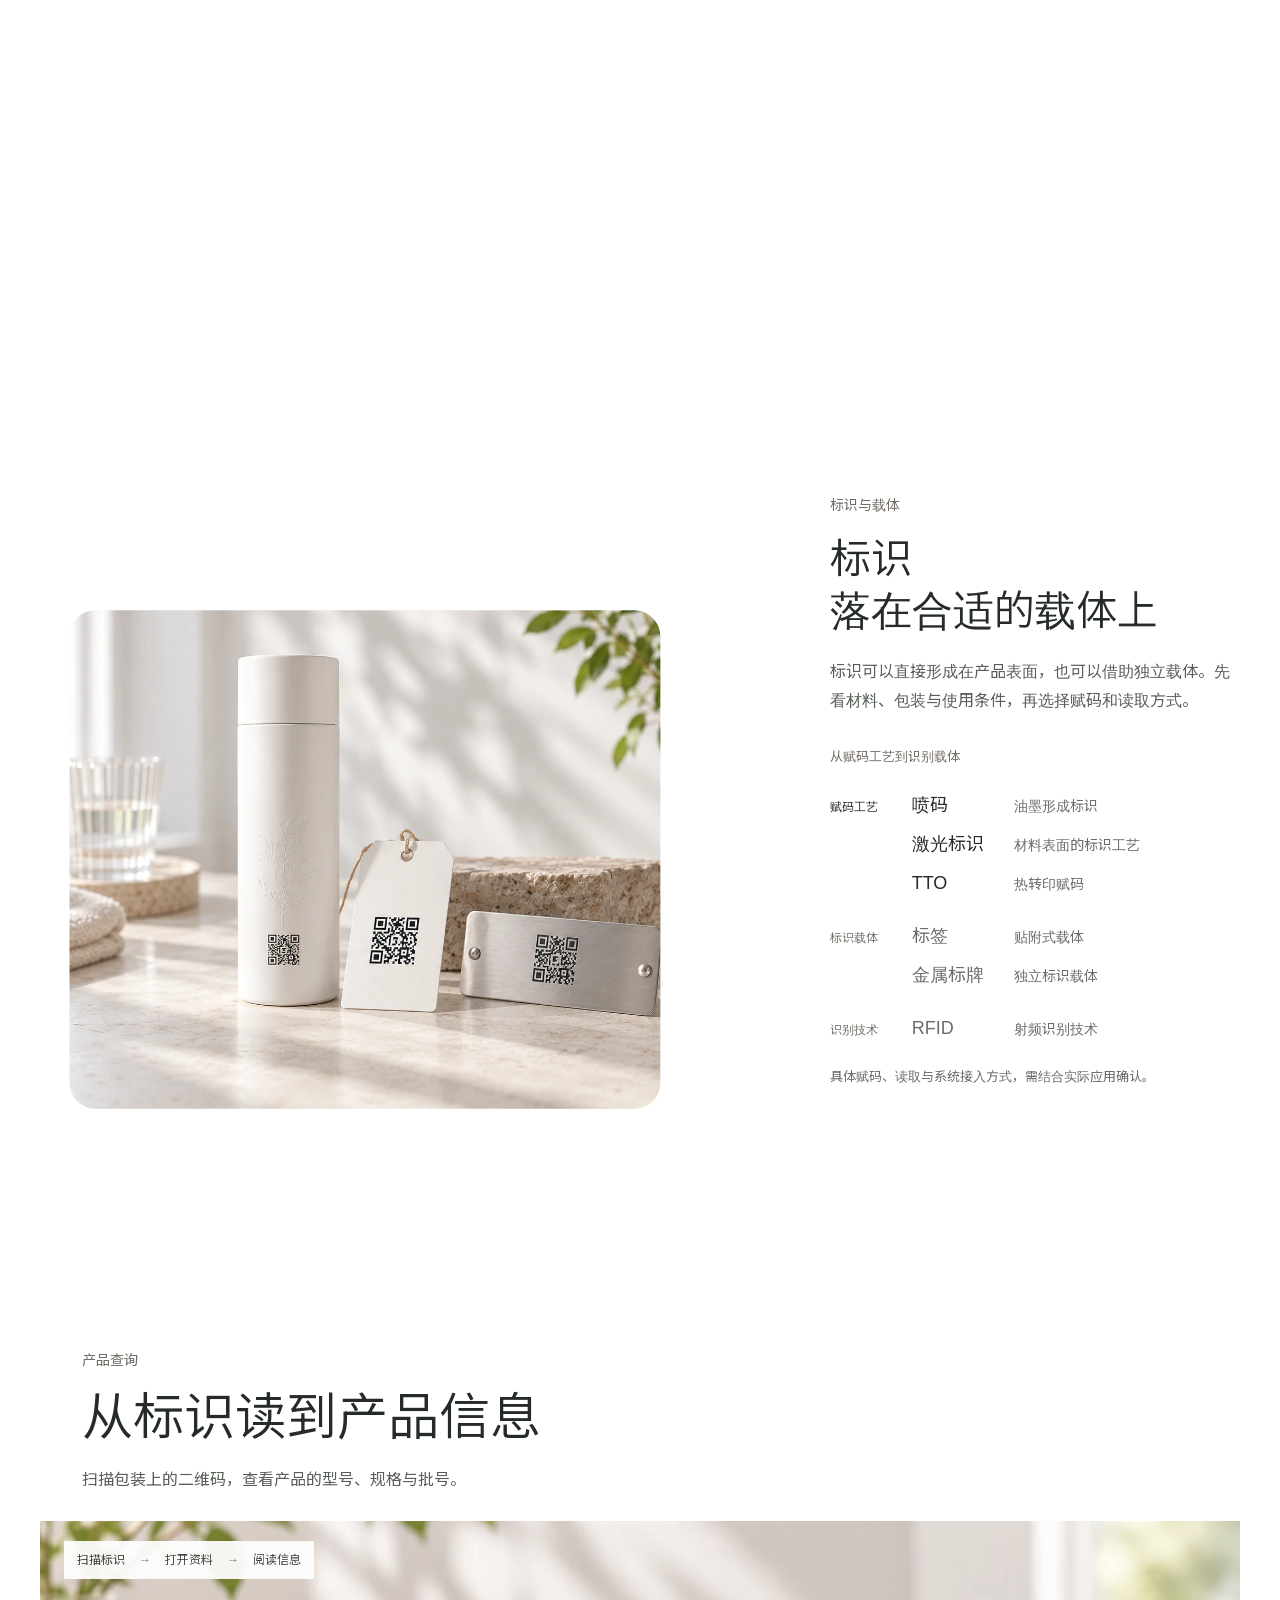
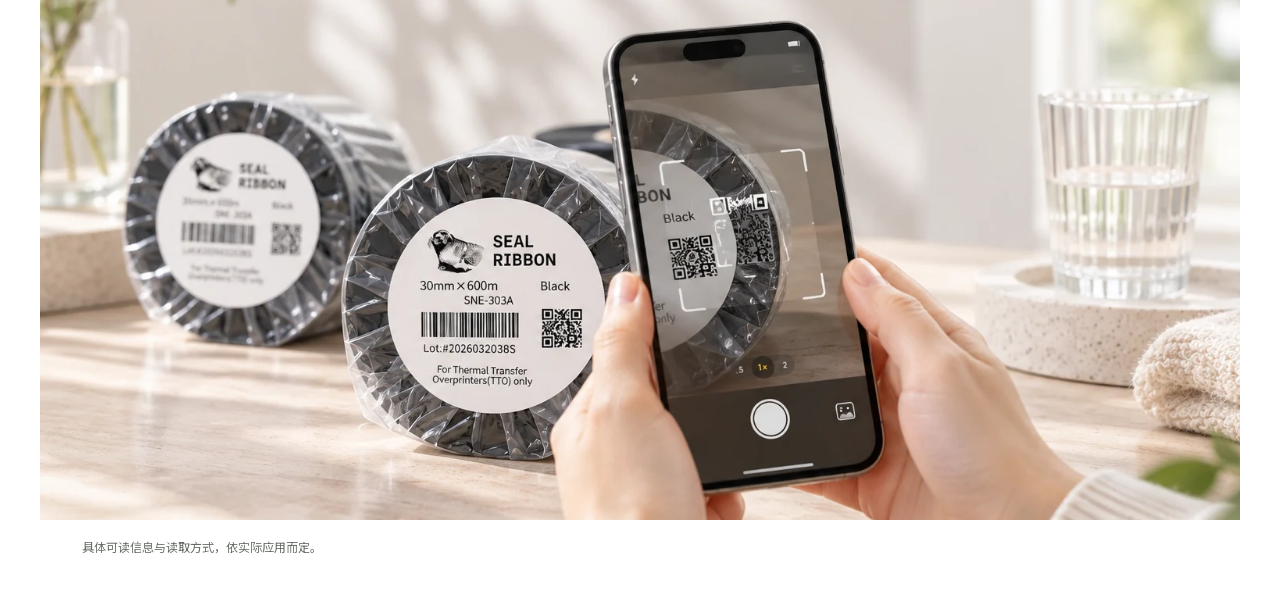
<file: Tusky-A8-C-Patch-02-Full-Web (1)/index.html>
<!doctype html>
<html lang="zh-CN">
<head>
  <meta charset="utf-8">
  <meta name="viewport" content="width=device-width, initial-scale=1">
  <meta name="robots" content="noindex, nofollow">
  <meta name="color-scheme" content="light">
  <meta name="description" content="从产品上的一个码开始，让每条追溯线索清晰可循。">
  <title>凰牙一物一码追溯系统｜海豹智能</title>
  <link rel="icon" href="data:,">
  <style>
    @font-face {
      font-family: "Noto Sans SC";
      font-style: normal;
      font-weight: 100 900;
      font-display: swap;
      src: url("assets/fonts/noto-sans-sc-hero.woff2") format("woff2");
    }

    :root {
      color-scheme: light;
      font-family: "Noto Sans SC", "Source Han Sans SC", "Noto Sans CJK SC", sans-serif;
      font-synthesis: none;
      color: #202124;
      background: #fff;
      --type-display: #202124;
      --type-section: #252b25;
      --type-identity: #716c66;
      --type-lead: #596058;
      --type-detail: #60665f;
      --type-secondary: #696f68;
      --ink: var(--type-display);
      --identity: var(--type-identity);
      --support: var(--type-lead);
      --cue: var(--type-detail);
      --cue-line: #716c66;
      --story-gutter: 40px;
      --story-max-width: 1600px;
      --story-radius: 26px;
      --story-width: min(calc(100% - 2 * var(--story-gutter)), var(--story-max-width));
      --story-inset: max(var(--story-gutter), calc((100% - var(--story-max-width)) / 2));
    }

    * {
      box-sizing: border-box;
      letter-spacing: 0;
    }

    html,
    body {
      margin: 0;
      min-width: 0;
      background: #fff;
    }

    .masthead {
      width: calc(100% - 80px);
      max-width: 1600px;
      height: 64px;
      margin-inline: auto;
      display: flex;
      align-items: center;
      justify-content: space-between;
    }

    .company {
      font: 600 18px/1 Arial, sans-serif;
    }

    .section-label {
      color: #666a70;
      font-size: 13px;
      line-height: 1;
    }

    .hero {
      width: var(--story-width);
      margin: 28px auto 32px;
    }

    .hero-frame {
      position: relative;
      display: flex;
      flex-direction: column;
      justify-content: center;
      height: calc(100svh - 124px);
      min-height: 500px;
      padding-bottom: 2rem;
      overflow: hidden;
      border-radius: var(--story-radius);
      background: #f3f2ef;
    }

    .hero-photo {
      position: absolute;
      inset: 0;
      display: block;
      width: 100%;
      height: 100%;
      object-fit: cover;
      object-position: 50% 50%;
    }

    .hero-primary-copy {
      position: relative;
      z-index: 1;
      width: 46%;
      max-width: 680px;
      margin-left: 9%;
    }

    .product-identity {
      margin: 0 0 20px;
      color: var(--identity);
      font-size: 30px;
      font-weight: 350;
      line-height: 1.25;
    }

    h1 {
      margin: 0;
      color: var(--ink);
      font-size: 68px;
      font-weight: 350;
      line-height: 1.06;
      white-space: nowrap;
    }

    .break {
      display: inline;
    }

    .lead {
      max-width: 36em;
      margin: 28px 0 0;
      color: var(--support);
      font-size: 17px;
      font-weight: 400;
      line-height: 1.8;
    }

    .capability-cues {
      position: relative;
      z-index: 1;
      width: 46%;
      max-width: 680px;
      margin: 32px 0 0 9%;
      padding: 0;
      display: flex;
      align-items: center;
      gap: 36px;
      color: var(--cue);
      list-style: none;
    }

    .capability-cues li {
      display: inline-flex;
      align-items: center;
      gap: 10px;
      min-width: 0;
      font-size: 14px;
      font-weight: 400;
      line-height: 1.4;
      white-space: nowrap;
    }

    .capability-cues svg {
      width: 22px;
      height: 22px;
      flex: 0 0 22px;
      color: var(--cue-line);
      fill: none;
      stroke: currentColor;
      stroke-width: 1.3;
      stroke-linecap: round;
      stroke-linejoin: round;
    }

    @media (max-width: 1100px) {
      :root { --story-gutter: 28px; --story-radius: 22px; }
      .masthead {
        width: calc(100% - 56px);
      }

      .hero {
        margin-top: 24px;
      }

      .hero-frame {
        height: calc(100svh - 120px);
        min-height: 500px;
      }

      .hero-photo {
        object-position: 65% 50%;
      }

      .hero-primary-copy {
        width: 56%;
        margin-left: 7%;
      }

      .product-identity {
        margin-bottom: 18px;
        font-size: 27px;
      }

      h1 {
        font-size: 48px;
        line-height: 1.08;
      }

      .lead {
        max-width: 33em;
        margin-top: 24px;
        font-size: 16px;
      }

      .capability-cues {
        width: 56%;
        margin: 30px 0 0 7%;
        gap: 28px;
      }

      .capability-cues li {
        gap: 9px;
        font-size: 13px;
      }

      .capability-cues svg {
        width: 21px;
        height: 21px;
        flex-basis: 21px;
      }
    }

    @media (min-width: 601px) and (max-width: 960px) {
      .masthead {
        width: calc(100% - 48px);
      }

      .hero {
        width: calc(100% - 40px);
        margin-top: 20px;
      }

      .hero-frame {
        display: grid;
        height: auto;
        min-height: 0;
        max-height: none;
        padding-bottom: 0;
        overflow: visible;
        border-radius: 0;
        background: transparent;
      }

      .hero-photo {
        position: relative;
        grid-row: 2;
        height: auto;
        aspect-ratio: 4 / 3;
        margin-top: 24px;
        border-radius: 18px;
        object-position: 68% 50%;
      }

      .hero-primary-copy {
        position: relative;
        grid-row: 1;
        width: 100%;
        max-width: none;
        margin-left: 0;
        text-align: center;
      }

      .product-identity {
        margin-bottom: 14px;
        font-size: 21px;
      }

      h1 {
        font-size: 50px;
        font-weight: 350;
        line-height: 1.08;
      }

      .lead {
        max-width: 32em;
        margin: 20px auto 0;
        font-size: 16px;
        line-height: 1.75;
      }

      .capability-cues {
        position: relative;
        grid-row: 3;
        width: 100%;
        max-width: none;
        margin: 30px 0 0;
        justify-content: center;
        gap: 32px;
      }

      .capability-cues li {
        font-size: 13px;
      }
    }

    @media (max-width: 600px) {
      .masthead {
        width: calc(100% - 40px);
        height: 56px;
      }

      .company {
        font-size: 17px;
      }

      .section-label {
        font-size: 12px;
      }

      .hero {
        width: calc(100% - 32px);
        margin-top: 18px;
        margin-bottom: 24px;
      }

      .hero-frame {
        display: grid;
        height: auto;
        min-height: 0;
        max-height: none;
        padding-bottom: 0;
        overflow: visible;
        border-radius: 0;
        background: transparent;
      }

      .hero-photo {
        position: relative;
        grid-row: 2;
        height: auto;
        aspect-ratio: 5 / 6;
        margin-top: 22px;
        border-radius: 16px;
        object-position: 68% 50%;
      }

      .hero-primary-copy {
        position: relative;
        grid-row: 1;
        width: 100%;
        max-width: none;
        margin-left: 0;
        text-align: center;
      }

      .product-identity {
        margin-bottom: 12px;
        font-size: 19px;
        line-height: 1.3;
      }

      h1 {
        font-size: 40px;
        font-weight: 350;
        line-height: 1.1;
        white-space: normal;
      }

      .break {
        display: block;
      }

      .lead {
        max-width: 28em;
        margin: 18px auto 0;
        font-size: 15px;
        line-height: 1.8;
      }

      .capability-cues {
        position: relative;
        grid-row: 3;
        width: 100%;
        max-width: none;
        margin: 24px 0 0;
        display: grid;
        grid-template-columns: repeat(3, minmax(0, 1fr));
        gap: 0 12px;
      }

      .capability-cues li {
        flex-direction: column;
        justify-content: flex-start;
        gap: 8px;
        font-size: 13px;
        text-align: center;
      }

      .capability-cues svg {
        width: 20px;
        height: 20px;
        flex-basis: 20px;
      }
    }

    @media (min-width: 961px) and (max-width: 1000px) {
      .hero-primary-copy,
      .capability-cues {
        width: 60%;
      }
    }

    @media (max-width: 359px) {
      .hero {
        width: calc(100% - 24px);
      }

      .product-identity {
        font-size: 18px;
      }

      h1 {
        font-size: 36px;
      }

      .hero-photo {
        margin-top: 20px;
        border-radius: 14px;
      }

      .capability-cues {
        column-gap: 6px;
      }

      .capability-cues li {
        font-size: 12px;
      }

      .capability-cues svg {
        width: 19px;
        height: 19px;
        flex-basis: 19px;
      }
    }

    @media (max-width: 480px) {
      .product-identity {
        font-size: 16px;
        line-height: 1.4;
        margin-bottom: 12px;
      }

      h1 {
        font-size: 34px;
        line-height: 1.18;
        white-space: nowrap;
      }

      /* Keep the canonical punctuation available to assistive technology. */
      .heading-comma {
        position: absolute;
        width: 1px;
        height: 1px;
        padding: 0;
        margin: -1px;
        overflow: hidden;
        clip-path: inset(50%);
        white-space: nowrap;
      }

      .lead {
        font-size: 14px;
        line-height: 1.7;
        margin-top: 16px;
        text-wrap: balance;
      }

      .hero-photo {
        margin-top: 24px;
      }
    }
  </style>
  <link rel="stylesheet" href="assets/tusky_phoenix_lifecycle.css">
  <link rel="stylesheet" href="assets/tusky_phoenix_reading.css">
  <link rel="stylesheet" href="assets/tusky_phoenix_carriers_motion.css">
  <script type="module" src="assets/tusky_phoenix_reading.js"></script>
  <script type="module">
    // Keep the complete HTML fallback; report enhancement failure explicitly.
    const chapter = document.querySelector('.lifecycle');
    chapter.dataset.runtime = 'loading';
    try {
      await import('./assets/tusky_phoenix_lifecycle.js');
    } catch (error) {
      delete chapter.dataset.motion;
      delete chapter.dataset.resolved;
      chapter.dataset.runtime = 'error';
      chapter.dataset.fallback = 'module-error';
      chapter.style.removeProperty('--entry');
      [0, 1, 2].forEach(i => chapter.style.removeProperty(`--relation-${i}`));
      chapter.querySelectorAll('.lifecycle__context').forEach(context => {
        delete context.dataset.emphasis;
        context.removeAttribute('aria-current');
      });
      console.error('Lifecycle enhancement failed; complete static content retained.', error);
    }
  </script>
</head>
<body>
  <header class="masthead">
    <span class="company">SEAL</span>
    <span class="section-label">产品</span>
  </header>
  <main>
    <section class="hero" aria-labelledby="hero-heading" data-patch="phase-2d-a5-3-p06" data-media-state="approved-concept" data-copy-status="PROTOTYPE_COPY_NOT_APPROVED">
      <div class="hero-frame">
        <div class="hero-primary-copy">
          <p class="product-identity">凰牙一物一码追溯系统</p>
          <h1 id="hero-heading"><span>一个码<span class="heading-comma">，</span></span><span class="break" aria-hidden="true"></span><span>带出一条线索</span></h1>
          <p class="lead">让产品上的一个标记，连接它的信息。从一个码开始，让追溯有迹可循。</p>
        </div>
        <img class="hero-photo" src="assets/tusky_phoenix_hero_approved.png" width="1672" height="941" alt="日光下，手持带有二维码标识的日用品包装。" fetchpriority="high" decoding="async">
        <ul class="capability-cues" data-capability-status="PROTOTYPE_FUTURE_CAPABILITY" aria-label="未来能力方向">
          <li>
            <svg viewBox="0 0 24 24" aria-hidden="true" focusable="false">
              <path d="M4 8V6a2 2 0 0 1 2-2h2M16 4h2a2 2 0 0 1 2 2v2M20 16v2a2 2 0 0 1-2 2h-2M8 20H6a2 2 0 0 1-2-2v-2M8 12h8M12 8v8"/>
            </svg>
            <span>扫码查真伪</span>
          </li>
          <li>
            <svg viewBox="0 0 24 24" aria-hidden="true" focusable="false">
              <circle cx="6" cy="17" r="2"/><circle cx="18" cy="7" r="2"/><path d="M8 17h3a3 3 0 0 0 3-3v-4a3 3 0 0 1 3-3h-1M6 15V7"/>
            </svg>
            <span>全程追溯</span>
          </li>
          <li>
            <svg viewBox="0 0 24 24" aria-hidden="true" focusable="false">
              <path d="M12 3 5 6v5c0 4.6 2.8 8.5 7 10 4.2-1.5 7-5.4 7-10V6l-7-3Z"/><path d="m9 12 2 2 4-4"/>
            </svg>
            <span>防伪验证</span>
          </li>
        </ul>
      </div>
    </section>
    <section class="lifecycle" id="product-lifecycle" aria-labelledby="lifecycle-heading" data-phase="phase-2d-a7-b-p09" data-runtime="uninitialized" data-copy-status="PROTOTYPE_COPY_NOT_APPROVED" data-claim-status="SOURCE_SUPPORTED" data-media-status="AI_GENERATED_REALISTIC_CONCEPT_MEDIA / NOT_ALLOWED_AS_EVIDENCE">
      <div class="lifecycle__track">
        <div class="lifecycle__story-stage">
          <div class="lifecycle__canvas">
          <header class="lifecycle__intro">
            <p class="lifecycle__eyebrow">产品生命周期</p>
            <h2 id="lifecycle-heading"><span>同一个码<span class="lifecycle__comma">，</span></span><span>关联不同阶段</span></h2>
            <p class="lifecycle__lead">围绕同一标识，可关联生产、流转与售后信息。</p>
          </header>
          <picture class="lifecycle__photo">
            <source media="(max-width: 700px)" srcset="assets/tusky_phoenix_lifecycle_mobile.webp" width="1122" height="1402" type="image/webp">
            <img src="assets/tusky_phoenix_lifecycle_desktop.webp" width="1877" height="838" alt="日光下，白色容器立在浅色台面上，瓶身下部可见二维码图案。" loading="lazy" decoding="async">
          </picture>
          <div class="lifecycle__field">
            <svg class="lifecycle__connections lifecycle__connections--wide" viewBox="0 0 1000 1000" preserveAspectRatio="none" aria-hidden="true" focusable="false">
              <path class="lifecycle__connection" data-relation="0" pathLength="1" d="M738 730H650C550 730 550 370 235 370"/>
              <path class="lifecycle__connection" data-relation="1" pathLength="1" d="M738 730H650C550 730 550 525 410 525"/>
              <path class="lifecycle__connection" data-relation="2" pathLength="1" d="M738 730H650C550 730 550 680 285 680"/>
              <circle class="lifecycle__origin lifecycle__origin--wide" cx="738" cy="730" r="3"/>
            </svg>
            <svg class="lifecycle__connections lifecycle__connections--compact" viewBox="0 0 1000 1000" preserveAspectRatio="none" aria-hidden="true" focusable="false">
              <path class="lifecycle__connection" data-relation="0" pathLength="1" d="M660 697H560Q500 697 500 667V375Q500 345 470 345H445"/>
              <path class="lifecycle__connection" data-relation="1" pathLength="1" d="M660 697H560Q500 697 500 667V525Q500 495 470 495H445"/>
              <path class="lifecycle__connection" data-relation="2" pathLength="1" d="M660 697H560Q500 697 500 671V671Q500 645 474 645H445"/>
              <circle class="lifecycle__origin lifecycle__origin--compact" cx="660" cy="697" r="3"/>
            </svg>
            <ul class="lifecycle__contexts" aria-label="围绕同一产品标识的信息类别">
              <li class="lifecycle__context lifecycle__context--production" data-relation="0" data-claim-status="SOURCE_SUPPORTED" data-current-capability-status="NEEDS_VERIFICATION">
                <h3>生产时</h3>
                <p><span>日期 · 批次</span><span>工序 · 操作员</span></p>
              </li>
              <li class="lifecycle__context lifecycle__context--distribution" data-relation="1" data-claim-status="SOURCE_SUPPORTED" data-current-capability-status="NEEDS_VERIFICATION">
                <h3>流转中</h3>
                <p><span>出库 · 物流</span><span>渠道 · 销售</span></p>
              </li>
              <li class="lifecycle__context lifecycle__context--service" data-relation="2" data-claim-status="SOURCE_SUPPORTED" data-current-capability-status="NEEDS_VERIFICATION">
                <h3>售后时</h3>
                <p><span>保修记录</span><span>售后信息</span></p>
              </li>
            </ul>
          </div>
          <div class="lifecycle__resolution">
            <p class="lifecycle__closing">查找一件产品时，生产批次、流转记录与保修信息有共同的线索。</p>
            <p class="lifecycle__scope">结合业务应用，确认关联范围与接入方式。</p>
          </div>
          </div>
        </div>
      </div>
    </section>
    <section class="carriers" id="alternative-carriers" aria-labelledby="carriers-heading" data-phase="phase-2d-a8-c-p01" data-story="One Object, Alternative Carriers" data-copy-status="PROTOTYPE_COPY_NOT_APPROVED" data-media-status="AI_GENERATED_REALISTIC_CONCEPT_MEDIA / NOT_ALLOWED_AS_EVIDENCE" data-current-capability-status="NEEDS_VERIFICATION">
      <header class="carriers__intro">
        <p class="carriers__eyebrow">标识与载体</p>
        <h2 id="carriers-heading"><span>标识</span><span>落在合适的载体上</span></h2>
        <p class="carriers__lead">标识可以直接形成在产品表面，也可以借助独立载体。先看材料、包装与使用条件，再选择赋码和读取方式。</p>
      </header>
      <figure class="carriers__media">
        <img src="assets/tusky_phoenix_alternative_carriers.webp" width="1448" height="1086" alt="白色容器与纸标签、金属标牌、圆形空白挂片并置；容器、纸标签和金属标牌上可见二维码图案。" loading="lazy" decoding="async">
      </figure>
      <div class="carriers__choices" data-claim-status="SOURCE_SUPPORTED / RECORDED_LEGACY_EVIDENCE" data-current-capability-status="NEEDS_VERIFICATION">
        <p class="carriers__routes-label" id="carriers-routes-label">从赋码工艺到识别载体</p>
        <div class="carriers__route-groups" aria-labelledby="carriers-routes-label">
          <section class="carriers__route-group" aria-labelledby="marking-routes-heading">
            <h3 id="marking-routes-heading">赋码工艺</h3>
            <dl class="carriers__routes">
              <div><dt>喷码</dt><dd>油墨形成标识</dd></div>
              <div><dt>激光标识</dt><dd>材料表面的标识工艺</dd></div>
              <div><dt>TTO</dt><dd>热转印赋码</dd></div>
            </dl>
          </section>
          <section class="carriers__route-group" aria-labelledby="carrier-routes-heading">
            <h3 id="carrier-routes-heading">标识载体</h3>
            <dl class="carriers__routes">
              <div><dt>标签</dt><dd>贴附式载体</dd></div>
              <div data-descriptor-status="CARRIER_CONCEPT_NOT_COMPATIBILITY"><dt>金属标牌</dt><dd>独立标识载体</dd></div>
            </dl>
          </section>
          <section class="carriers__route-group" aria-labelledby="reading-routes-heading">
            <h3 id="reading-routes-heading">识别技术</h3>
            <dl class="carriers__routes">
              <div><dt>RFID</dt><dd>射频识别技术</dd></div>
            </dl>
          </section>
        </div>
        <p class="carriers__scope">具体赋码、读取与系统接入方式，需结合实际应用确认。</p>
      </div>
    </section>
    <section class="reading" id="product-information" aria-labelledby="reading-heading" data-phase="phase-2d-a8-c-p02" data-copy-status="PROTOTYPE_COPY_NOT_APPROVED" data-example-source="APPROVED_LABEL_MATERIAL" data-current-capability-status="NEEDS_VERIFICATION" data-locale-scope="zh-cn zh-tw zh-hk en">
      <header class="reading__intro">
        <p class="reading__eyebrow" data-i18n="c4.eyebrow">产品查询</p>
        <h2 id="reading-heading" data-i18n="c4.heading"><span>从标识</span><span>读到产品信息</span></h2>
        <p class="reading__lead" data-i18n="c4.lead">扫描包装上的二维码，查看产品的型号、规格与批号。</p>
      </header>
      <div class="reading__composition">
        <figure class="reading__media" data-media-status="OWNER_APPROVED_SCAN_CONCEPT / NOT_PRODUCTION_EVIDENCE">
          <div class="reading__scene">
            <img src="assets/seal_ribbon_qr_scan_scene.webp" width="1536" height="1024" alt="手持手机对准 SEAL RIBBON 包装标签上的二维码，手机仍停留在相机取景状态。" data-i18n-alt="c4.scanAlt" loading="lazy" decoding="async">
            <span class="reading__target" aria-hidden="true"><svg viewBox="0 0 100 100" fill="none" focusable="false"><path d="M2 24V2h22M76 2h22v22M98 76v22H76M24 98H2V76" stroke="currentColor" stroke-width="1.5"/></svg></span>
          </div>
        </figure>
        <p class="reading__transition"><span data-i18n="c4.scan">扫描标识</span><span data-i18n="c4.open">打开资料</span><span data-i18n="c4.read">阅读信息</span></p>
        <section class="reading__field" aria-labelledby="reading-field-heading">
          <h3 class="reading__field-heading" id="reading-field-heading" data-i18n="c4.information">产品信息</h3>
          <dl class="reading__identity">
            <div class="reading__product">
              <dt data-i18n="c4.productName">产品名称</dt>
              <dd data-i18n="c4.value.productName" data-provenance="APPROVED_LABEL_MATERIAL" translate="no">SEAL RIBBON</dd>
            </div>
          </dl>
          <dl class="reading__facts">
            <div><dt data-i18n="c4.model">型号</dt><dd data-i18n="c4.value.model" data-provenance="APPROVED_LABEL_MATERIAL" translate="no">SNE-303A</dd></div>
            <div><dt data-i18n="c4.specification">规格</dt><dd data-i18n="c4.value.specification" data-provenance="APPROVED_LABEL_MATERIAL">30 mm × 600 m</dd></div>
            <div><dt data-i18n="c4.color">颜色</dt><dd data-i18n="c4.value.color" data-provenance="APPROVED_LABEL_MATERIAL" data-source-value="Black">黑色</dd></div>
            <div><dt data-i18n="c4.batch">批号</dt><dd data-i18n="c4.value.batch" data-provenance="APPROVED_LABEL_MATERIAL" translate="no">2026032038S</dd></div>
          </dl>
        </section>
      </div>
      <p class="reading__scope" data-i18n="c4.scope">具体可读信息与读取方式，依实际应用而定。</p>
    </section>
  </main>
</body>
</html>
</file>
<file: Tusky-A7-B-Patch-04-Full-Web/assets/tusky_phoenix_lifecycle.css>
/* A7-B P04. C3 declarations retain their P03 order and values. */
@font-face {
  font-family: "Tusky Lifecycle";
  font-style: normal;
  font-weight: 100 900;
  font-display: swap;
  src: url("fonts/noto-sans-sc-lifecycle.woff2") format("woff2");
}
.carriers {
  width: calc(100% - 80px);
  max-width: 1600px;
  margin-inline: auto;
  font-family: "Tusky Lifecycle", "Noto Sans SC", sans-serif;
  font-synthesis: none;
}
.carriers__eyebrow {
  margin: 0 0 16px;
  color: #66615b;
  font-size: 14px;
  font-weight: 400;
  line-height: 1.5;
}
.carriers h2 {
  margin: 0;
  font-size: clamp(40px, 3.6vw, 58px);
  font-weight: 350;
  line-height: 1.28;
}
.carriers h2 span { display: inline-block; }
.carriers__lead {
  max-width: 42em;
  margin: 20px 0 0;
  color: #555951;
  font-size: 16px;
  line-height: 1.85;
  text-wrap: pretty;
}
.carriers__scope { margin: 12px 0 0; color: #60645c; font-size: 13px; line-height: 1.8; }
.carriers {
  display: grid;
  grid-template-columns: minmax(0, 1.65fr) minmax(0, 1fr);
  gap: 32px clamp(32px, 4vw, 64px);
  padding: 64px 0 88px;
  align-items: start;
}
.carriers__intro { grid-column: 2; grid-row: 1; max-width: 36em; margin: 0; text-align: left; }
.carriers h2 { font-size: clamp(34px, 3.2vw, 50px); }
.carriers h2 span { display: block; }
.carriers__media { grid-column: 1; grid-row: 1 / span 2; align-self: center; margin: 0; }
.carriers__media img {
  display: block;
  width: 100%;
  height: auto;
  aspect-ratio: 4 / 3;
  object-fit: contain;
  border-radius: 0;
}
.carriers__choices { grid-column: 2; grid-row: 2; margin: 0; }
.carriers__routes-label { margin: 0 0 20px; color: #62655e; font-size: 13px; line-height: 1.5; }
.carriers__routes { display: grid; grid-template-columns: 1.2fr 1fr; gap: 22px 24px; margin: 0; }
.carriers__routes > div { min-width: 0; }
.carriers__routes dt { color: #2d312c; font-size: 22px; font-weight: 350; line-height: 1.4; }
.carriers__routes dd { margin: 7px 0 0; color: #555951; font-size: 13px; line-height: 1.7; }
.carriers__scope { margin-top: 24px; }
@media (max-width: 960px) {
.carriers { width: calc(100% - 40px); }
.carriers { grid-template-columns: minmax(0, 1fr); gap: 0; padding: 48px 0 64px; }
.carriers__intro { grid-column: 1; grid-row: 1; width: 90%; max-width: none; justify-self: end; margin-bottom: 32px; }
.carriers h2 { font-size: 40px; }
.carriers h2 span { display: inline-block; }
.carriers__media { grid-column: 1; grid-row: 2; width: 88%; justify-self: start; }
.carriers__choices { grid-column: 1; grid-row: 3; width: 88%; justify-self: end; margin-top: 32px; }
.carriers__routes { grid-template-columns: 1.05fr 1.35fr 1fr; column-gap: 28px; }
}
@media (max-width: 700px) {
.carriers { width: calc(100% - 32px); }
.carriers__eyebrow { margin-bottom: 14px; font-size: 12px; }
.carriers h2 { font-size: 32px; line-height: 1.38; }
.carriers h2 span { display: block; }
.carriers__lead { margin-top: 18px; font-size: 14px; line-height: 1.85; }
.carriers__scope { font-size: 12px; line-height: 1.85; }
.carriers { padding: 32px 0 56px; }
.carriers__intro { width: auto; justify-self: stretch; padding-inline: 8px; margin-bottom: 24px; }
.carriers__media { width: calc(100% + 32px); margin-inline: -16px; }
.carriers__choices { width: auto; justify-self: stretch; margin: 24px 8px 0; }
.carriers__routes-label { margin-bottom: 20px; font-size: 12px; }
.carriers__routes { grid-template-columns: 1.12fr 1fr; gap: 22px 16px; }
.carriers__routes dt { font-size: 20px; }
.carriers__routes dd { margin-top: 5px; font-size: 12px; }
.carriers__scope { margin-top: 24px; }
}
@media (max-width: 359px) {
.carriers { width: calc(100% - 24px); }
.carriers__media { width: calc(100% + 24px); margin-inline: -12px; }
}

/* One immersive C2 stage contains the proposition, relations and resolution. */
.lifecycle {
  --trace-ink: #746d63;
  --relation-0: 1; --relation-1: 1; --relation-2: 1;
  width: 100%; margin: 0; padding: 0; position: relative; contain: paint;
  font-family: "Tusky Lifecycle", "Noto Sans SC", sans-serif; font-synthesis: none;
}
.lifecycle__track { position: relative; }
.lifecycle__story-stage { position: relative; height: max(700px, 100vh); }
.lifecycle__photo { position: absolute; inset: 0; display: block; }
.lifecycle__photo img { display: block; width: 100%; height: 100%; object-fit: cover; object-position: 70% 50%; border-radius: 0; }
.lifecycle__intro { position: absolute; z-index: 1; top: 6%; left: 6%; width: 66%; }
.lifecycle__eyebrow { margin: 0 0 14px; font-size: 13px; line-height: 1.5; color: #4b4d46; }
.lifecycle h2 { margin: 0; font-size: clamp(34px, 3.6vw, 52px); font-weight: 350; line-height: 1.3; }
.lifecycle h2 > span { display: inline-block; }
.lifecycle__lead { max-width: 37em; margin: 18px 0 0; font-size: 16px; line-height: 1.75; color: #3a3d37; text-wrap: pretty; }
.lifecycle__field { position: absolute; inset: 0; }
.lifecycle__connections { position: absolute; inset: 0; width: 100%; height: 100%; fill: none; stroke: var(--trace-ink); stroke-width: 1.1; pointer-events: none; }
.lifecycle__connections--compact { display: none; }
.lifecycle__origin { fill: var(--trace-ink); stroke: none; }
.lifecycle__connection { stroke-dasharray: 1; stroke-dashoffset: calc(1 - var(--relation)); }
.lifecycle [data-relation="0"] { --relation: var(--relation-0); }
.lifecycle [data-relation="1"] { --relation: var(--relation-1); }
.lifecycle [data-relation="2"] { --relation: var(--relation-2); }
.lifecycle__contexts { margin: 0; padding: 0; list-style: none; }
.lifecycle__context { position: absolute; width: 24%; margin: 0; color: #202124; }
.lifecycle__context h3 { margin: 0; font-size: clamp(24px, 2.2vw, 32px); font-weight: 350; line-height: 1.32; }
.lifecycle__context p { margin: 8px 0 0; color: #3a3d37; font-size: clamp(13px, 1.1vw, 16px); line-height: 1.65; }
.lifecycle__context p span { display: block; }
.lifecycle__context--production { left: 6%; top: 34%; }
.lifecycle__context--distribution { left: 24%; top: 49.5%; }
.lifecycle__context--service { left: 11%; top: 65%; }
.lifecycle__resolution { position: absolute; z-index: 1; left: 6%; bottom: 6%; width: 60%; max-width: 800px; }
.lifecycle__closing { margin: 0; font-size: clamp(19px, 1.7vw, 24px); font-weight: 400; line-height: 1.6; color: #202124; text-wrap: pretty; }
.lifecycle__scope { margin: 10px 0 0; color: #3e403a; font-size: 13px; line-height: 1.75; }
.lifecycle[data-resolved="false"] .lifecycle__closing { color: #3e403a; font-weight: 350; }
@media (min-width: 701px) and (max-width: 960px) {
  .lifecycle__story-stage { height: max(700px, 72svh); }
  .lifecycle__intro { width: 65%; }
  .lifecycle h2 { font-size: 34px; }
  .lifecycle__lead { max-width: 31em; font-size: 14px; }
  .lifecycle__resolution { width: 62%; }
  .lifecycle__scope { font-size: 12px; }
}
@media (max-width: 700px) {
  .lifecycle__story-stage { height: max(640px, 86svh); }
  .lifecycle__photo img { object-position: 50% 50%; }
  .lifecycle__intro { top: 24px; left: 6%; width: 88%; }
  .lifecycle__eyebrow { font-size: 11px; margin-bottom: 10px; }
  .lifecycle h2 { font-size: 28px; line-height: 1.3; }
  .lifecycle h2 > span { display: block; }
  .lifecycle__comma { position: absolute; width: 1px; height: 1px; margin: -1px; padding: 0; overflow: hidden; clip-path: inset(50%); white-space: nowrap; }
  .lifecycle__lead { max-width: 50vw; margin-top: 12px; font-size: 12px; line-height: 1.6; }
  .lifecycle__connections--wide { display: none; }
  .lifecycle__connections--compact { display: block; stroke-width: 1.65; }
  .lifecycle__context { left: 6%; width: 39%; }
  .lifecycle__context--production { top: 34%; }
  .lifecycle__context--distribution { top: 49%; }
  .lifecycle__context--service { top: 64%; }
  .lifecycle__context h3 { font-size: 20px; }
  .lifecycle__context p { margin-top: 4px; font-size: 12px; line-height: 1.6; }
  .lifecycle__resolution { left: 6%; bottom: 24px; width: 88%; }
  .lifecycle__closing { font-size: 16px; line-height: 1.6; }
  .lifecycle__scope { margin-top: 7px; font-size: 11px; line-height: 1.7; }
}
@media (max-width: 359px) {
  .lifecycle__intro { top: 20px; }
  .lifecycle h2 { font-size: 26px; }
  .lifecycle__lead { font-size: 11.5px; margin-top: 10px; }
  .lifecycle__resolution { bottom: 20px; }
  .lifecycle__closing { font-size: 15px; }
}
@media (min-height: 700px) and (prefers-reduced-motion: no-preference) {
  .lifecycle[data-motion="desktop"] .lifecycle__track { height: 180vh; }
  .lifecycle[data-motion="desktop"] .lifecycle__story-stage { position: sticky; top: 0; }
  .lifecycle[data-motion="mobile"] .lifecycle__track { height: 210svh; }
  .lifecycle[data-motion="mobile"] .lifecycle__story-stage { position: sticky; top: 7svh; height: 86svh; }
  .lifecycle[data-motion="mobile"] .lifecycle__context { color: #4b4d46; }
  .lifecycle[data-motion="mobile"] .lifecycle__context h3 { font-size: 17px; }
  .lifecycle[data-motion="mobile"] .lifecycle__context p { color: #4b4d46; font-size: 12px; }
  .lifecycle[data-motion="mobile"] .lifecycle__context[data-emphasis="current"] { color: #202124; }
  .lifecycle[data-motion="mobile"] .lifecycle__context[data-emphasis="current"] h3 { font-size: 26px; }
  .lifecycle[data-motion="mobile"] .lifecycle__context[data-emphasis="current"] p { color: #30322e; font-size: 13px; }
  .lifecycle[data-motion="mobile"] .lifecycle__context[data-emphasis="completed"] h3 { color: #3e403a; }
}
@media (min-width: 701px) and (max-width: 960px) and (min-height: 700px) and (prefers-reduced-motion: no-preference) {
  .lifecycle[data-motion="desktop"] .lifecycle__track { height: 145svh; }
}
@media (prefers-reduced-motion: reduce), print {
  .lifecycle { --relation-0: 1 !important; --relation-1: 1 !important; --relation-2: 1 !important; }
  .lifecycle .lifecycle__story-stage { position: relative; top: auto; }
  .lifecycle .lifecycle__track { height: auto; }
  .lifecycle .lifecycle__closing { color: #202124; font-weight: 400; }
}
</file>
<file: Tusky-A7-B-Patch-05-Full-Web/assets/tusky_phoenix_lifecycle.css>
/* A7-B P05. Viewport-scale chapters, with native cumulative C2 motion. */
@font-face {
  font-family: "Tusky Lifecycle";
  font-style: normal;
  font-weight: 100 900;
  font-display: swap;
  src: url("fonts/noto-sans-sc-lifecycle.woff2") format("woff2");
}
.carriers {
  width: calc(100% - 80px);
  max-width: 1600px;
  margin-inline: auto;
  font-family: "Tusky Lifecycle", "Noto Sans SC", sans-serif;
  font-synthesis: none;
}
.carriers__eyebrow {
  margin: 0 0 16px;
  color: #66615b;
  font-size: 14px;
  font-weight: 400;
  line-height: 1.5;
}
.carriers h2 {
  margin: 0;
  font-size: clamp(40px, 3.6vw, 58px);
  font-weight: 350;
  line-height: 1.28;
}
.carriers h2 span { display: inline-block; }
.carriers__lead {
  max-width: 42em;
  margin: 20px 0 0;
  color: #555951;
  font-size: 16px;
  line-height: 1.85;
  text-wrap: pretty;
}
.carriers__scope { margin: 12px 0 0; color: #60645c; font-size: 13px; line-height: 1.8; }
.carriers {
  display: grid;
  grid-template-columns: minmax(0, 1.65fr) minmax(0, 1fr);
  gap: 32px clamp(32px, 4vw, 64px);
  padding: 64px 0 88px;
  align-items: start;
}
.carriers__intro { grid-column: 1 / -1; grid-row: 1; max-width: none; margin: 0; text-align: left; }
.carriers h2 { font-size: clamp(34px, 3.2vw, 50px); }
.carriers h2 span { display: inline-block; }
.carriers__media { grid-column: 1; grid-row: 2; align-self: center; margin: 0; }
.carriers__media img {
  display: block;
  width: 100%;
  height: auto;
  aspect-ratio: 4 / 3;
  object-fit: contain;
  border-radius: 0;
}
.carriers__choices { grid-column: 2; grid-row: 2; margin: 0; align-self: center; }
.carriers__routes-label { margin: 0 0 20px; color: #62655e; font-size: 13px; line-height: 1.5; }
.carriers__routes { display: grid; grid-template-columns: 1.2fr 1fr; gap: 22px 24px; margin: 0; }
.carriers__routes > div { min-width: 0; }
.carriers__routes dt { color: #2d312c; font-size: 22px; font-weight: 350; line-height: 1.4; }
.carriers__routes dd { margin: 7px 0 0; color: #555951; font-size: 13px; line-height: 1.7; }
.carriers__scope { margin-top: 24px; }
@media (max-width: 960px) {
.carriers { width: calc(100% - 40px); }
.carriers { grid-template-columns: minmax(0, 1fr); gap: 0; padding: 48px 0 64px; }
.carriers__intro { grid-column: 1; grid-row: 1; width: 90%; max-width: none; justify-self: end; margin-bottom: 32px; }
.carriers h2 { font-size: 40px; }
.carriers h2 span { display: inline-block; }
.carriers__media { grid-column: 1; grid-row: 2; width: 88%; justify-self: start; }
.carriers__choices { grid-column: 1; grid-row: 3; width: 88%; justify-self: end; margin-top: 32px; }
.carriers__routes { grid-template-columns: 1.05fr 1.35fr 1fr; column-gap: 28px; }
}
@media (max-width: 700px) {
.carriers { width: calc(100% - 32px); }
.carriers__eyebrow { margin-bottom: 14px; font-size: 12px; }
.carriers h2 { font-size: 32px; line-height: 1.38; }
.carriers h2 span { display: block; }
.carriers__lead { margin-top: 18px; font-size: 14px; line-height: 1.85; }
.carriers__scope { font-size: 12px; line-height: 1.85; }
.carriers { padding: 32px 0 56px; }
.carriers__intro { width: auto; justify-self: stretch; padding-inline: 8px; margin-bottom: 24px; }
.carriers__media { width: calc(100% + 32px); margin-inline: -16px; }
.carriers__choices { width: auto; justify-self: stretch; margin: 24px 8px 0; }
.carriers__routes-label { margin-bottom: 20px; font-size: 12px; }
.carriers__routes { grid-template-columns: 1.12fr 1fr; gap: 22px 16px; }
.carriers__routes dt { font-size: 20px; }
.carriers__routes dd { margin-top: 5px; font-size: 12px; }
.carriers__scope { margin-top: 24px; }
}
@media (max-width: 359px) {
.carriers { width: calc(100% - 24px); }
.carriers__media { width: calc(100% + 24px); margin-inline: -12px; }
}

/* One immersive C2 stage contains the proposition, relations and resolution. */
.lifecycle {
  --trace-ink: #746d63;
  --relation-0: 1; --relation-1: 1; --relation-2: 1;
  width: 100%; margin: 0; padding: 0; position: relative; contain: paint;
  font-family: "Tusky Lifecycle", "Noto Sans SC", sans-serif; font-synthesis: none;
}
.lifecycle__track { position: relative; }
.lifecycle__story-stage { position: relative; height: max(600px, 100svh); }
.lifecycle__photo { position: absolute; inset: 0; display: block; }
.lifecycle__photo img { display: block; width: 100%; height: 100%; object-fit: cover; object-position: 70% 50%; border-radius: 0; }
.lifecycle__intro { position: absolute; z-index: 1; top: 6%; left: 6%; width: 66%; }
.lifecycle__eyebrow { margin: 0 0 14px; font-size: 13px; line-height: 1.5; color: #4b4d46; }
.lifecycle h2 { margin: 0; font-size: clamp(34px, 3.6vw, 52px); font-weight: 350; line-height: 1.3; }
.lifecycle h2 > span { display: inline-block; }
.lifecycle__lead { max-width: 37em; margin: 18px 0 0; font-size: 16px; line-height: 1.75; color: #3a3d37; text-wrap: pretty; }
.lifecycle__field { position: absolute; inset: 0; }
.lifecycle__connections { position: absolute; inset: 0; width: 100%; height: 100%; fill: none; stroke: var(--trace-ink); stroke-width: 1.1; pointer-events: none; }
.lifecycle__connections--compact { display: none; }
.lifecycle__origin { fill: var(--trace-ink); stroke: none; }
.lifecycle__connection { stroke-dasharray: 1; stroke-dashoffset: calc(1 - var(--relation)); }
.lifecycle [data-relation="0"] { --relation: var(--relation-0); }
.lifecycle [data-relation="1"] { --relation: var(--relation-1); }
.lifecycle [data-relation="2"] { --relation: var(--relation-2); }
.lifecycle__contexts { margin: 0; padding: 0; list-style: none; }
.lifecycle__context { position: absolute; width: 24%; margin: 0; color: #202124; }
.lifecycle__context h3 { margin: 0; font-size: clamp(24px, 2.2vw, 32px); font-weight: 350; line-height: 1.32; }
.lifecycle__context p { margin: 8px 0 0; color: #3a3d37; font-size: clamp(13px, 1.1vw, 16px); line-height: 1.65; }
.lifecycle__context p span { display: block; }
.lifecycle__context--production { left: 6%; top: 34%; }
.lifecycle__context--distribution { left: 24%; top: 49.5%; }
.lifecycle__context--service { left: 11%; top: 65%; }
.lifecycle__resolution { position: absolute; z-index: 1; left: 6%; bottom: 6%; width: 60%; max-width: 800px; }
.lifecycle__closing { margin: 0; font-size: clamp(19px, 1.7vw, 24px); font-weight: 400; line-height: 1.6; color: #202124; text-wrap: pretty; }
.lifecycle__scope { margin: 10px 0 0; color: #3e403a; font-size: 13px; line-height: 1.75; }
.lifecycle[data-resolved="false"] .lifecycle__closing { color: #3e403a; font-weight: 350; }
@media (min-width: 701px) and (max-width: 960px) {
  .lifecycle__story-stage { height: max(700px, 95svh); }
  .lifecycle__photo img { object-position: 75% 50%; }
  .lifecycle__intro { width: 65%; }
  .lifecycle h2 { font-size: 34px; }
  .lifecycle__lead { max-width: 31em; font-size: 14px; }
  .lifecycle__resolution { width: 62%; }
  .lifecycle__scope { font-size: 12px; }
}
@media (max-width: 700px) {
  .lifecycle__story-stage { height: max(640px, 86svh); }
  .lifecycle__photo img { object-position: 50% 50%; }
  .lifecycle__intro { top: 24px; left: 6%; width: 88%; }
  .lifecycle__eyebrow { font-size: 11px; margin-bottom: 10px; }
  .lifecycle h2 { font-size: 28px; line-height: 1.3; }
  .lifecycle h2 > span { display: block; }
  .lifecycle__comma { position: absolute; width: 1px; height: 1px; margin: -1px; padding: 0; overflow: hidden; clip-path: inset(50%); white-space: nowrap; }
  .lifecycle__lead { max-width: 50vw; margin-top: 12px; font-size: 12px; line-height: 1.6; }
  .lifecycle__connections--wide { display: none; }
  .lifecycle__connections--compact { display: block; stroke-width: 1.65; }
  .lifecycle__context { left: 6%; width: 39%; }
  .lifecycle__context--production { top: 34%; }
  .lifecycle__context--distribution { top: 49%; }
  .lifecycle__context--service { top: 64%; }
  .lifecycle__context h3 { font-size: 20px; }
  .lifecycle__context p { margin-top: 4px; font-size: 12px; line-height: 1.6; }
  .lifecycle__resolution { left: 6%; bottom: 24px; width: 88%; }
  .lifecycle__closing { font-size: 16px; line-height: 1.6; }
  .lifecycle__scope { margin-top: 7px; font-size: 11px; line-height: 1.7; }
}
@media (max-width: 359px) {
  .lifecycle__intro { top: 20px; }
  .lifecycle h2 { font-size: 26px; }
  .lifecycle__lead { font-size: 11.5px; margin-top: 10px; }
  .lifecycle__resolution { bottom: 20px; }
  .lifecycle__closing { font-size: 15px; }
}
@media (prefers-reduced-motion: no-preference) {
  .lifecycle[data-motion="desktop"] .lifecycle__track { height: 180svh; }
  .lifecycle[data-motion="desktop"] .lifecycle__story-stage { position: sticky; top: 0; }
  .lifecycle[data-motion="mobile"] .lifecycle__track { height: 210svh; }
  .lifecycle[data-motion="mobile"] .lifecycle__story-stage { position: sticky; top: 7svh; height: 86svh; }
  .lifecycle[data-motion="mobile"] .lifecycle__context { color: #4b4d46; }
  .lifecycle[data-motion="mobile"] .lifecycle__context h3 { font-size: 17px; }
  .lifecycle[data-motion="mobile"] .lifecycle__context p { color: #4b4d46; font-size: 12px; }
  .lifecycle[data-motion="mobile"] .lifecycle__context[data-emphasis="current"] { color: #202124; }
  .lifecycle[data-motion="mobile"] .lifecycle__context[data-emphasis="current"] h3 { font-size: 26px; }
  .lifecycle[data-motion="mobile"] .lifecycle__context[data-emphasis="current"] p { color: #30322e; font-size: 13px; }
  .lifecycle[data-motion="mobile"] .lifecycle__context[data-emphasis="completed"] h3 { color: #3e403a; }
}
@media (min-width: 701px) and (max-width: 960px) and (prefers-reduced-motion: no-preference) {
  .lifecycle[data-motion="desktop"] .lifecycle__track { height: 175svh; }
}
@media (prefers-reduced-motion: reduce), print {
  .lifecycle { --relation-0: 1 !important; --relation-1: 1 !important; --relation-2: 1 !important; }
  .lifecycle .lifecycle__story-stage { position: relative; top: auto; }
  .lifecycle .lifecycle__track { height: auto; }
  .lifecycle .lifecycle__closing { color: #202124; font-weight: 400; }
}

/* Chapter release space belongs to sections, never empty spacer elements. */
.hero { margin-bottom: 14svh; }
.carriers {
  min-height: 100svh;
  margin-top: 12svh;
  padding-block: 4svh;
  grid-template-rows: auto 1fr;
  grid-template-columns: minmax(0, 1.8fr) minmax(0, 1fr);
  row-gap: 40px;
  align-content: stretch;
}
@media (min-width: 701px) and (max-width: 960px) {
  .hero { margin-bottom: 10svh; }
  .carriers {
    margin-top: 10svh;
    padding-block: 4svh;
    grid-template-columns: minmax(0, 1fr);
    grid-template-rows: auto auto auto;
    row-gap: 0;
    align-content: space-between;
  }
  .carriers__media { width: 94%; }
}
@media (max-width: 700px) {
  .hero { margin-bottom: 8svh; }
  .carriers {
    margin-top: 6svh;
    padding-block: 2svh 5svh;
    grid-template-columns: minmax(0, 1fr);
    grid-template-rows: auto auto auto;
    row-gap: 0;
    align-content: space-between;
  }
}

@media (min-width: 701px) and (max-height: 740px) {
  .lifecycle__context h3 { font-size: 26px; }
  .lifecycle__context p { margin-top: 6px; font-size: 13px; }
}
</file>
<file: Tusky-A8-C-Patch-02-Full-Web (1)/assets/tusky_phoenix_lifecycle.css>
/* A7-B P09. Portrait safe composition and aligned editorial route field. */
@font-face {
  font-family: "Tusky Lifecycle";
  font-style: normal;
  font-weight: 100 900;
  font-display: swap;
  src: url("fonts/noto-sans-sc-lifecycle.woff2") format("woff2");
}
.carriers {
  width: calc(100% - 80px);
  max-width: 1600px;
  margin-inline: auto;
  font-family: "Tusky Lifecycle", "Noto Sans SC", sans-serif;
  font-synthesis: none;
}
.carriers__eyebrow {
  margin: 0 0 16px;
  color: var(--type-identity);
  font-size: 14px;
  font-weight: 400;
  line-height: 1.5;
}
.carriers h2 {
  margin: 0;
  font-size: clamp(40px, 3.6vw, 58px);
  font-weight: 350;
  line-height: 1.28;
}
.carriers h2 > span { display: inline-block; }
.carriers__lead {
  max-width: 42em;
  margin: 20px 0 0;
  color: var(--type-lead);
  font-size: 16px;
  line-height: 1.85;
  text-wrap: pretty;
}
.carriers__scope { margin: 12px 0 0; color: var(--type-secondary); font-size: 13px; line-height: 1.8; }
.carriers {
  display: grid;
  grid-template-columns: minmax(0, 1.65fr) minmax(0, 1fr);
  gap: 32px clamp(32px, 4vw, 64px);
  padding: 64px 0 88px;
  align-items: start;
}
.carriers__intro { grid-column: 2; grid-row: 1; max-width: none; margin: 0; text-align: left; }
.carriers h2 { font-size: clamp(34px, 3.2vw, 50px); }
.carriers h2 > span { display: block; }
.carriers__media { grid-column: 1; grid-row: 1 / span 2; align-self: center; margin: 0; }
.carriers__media img {
  display: block;
  width: 100%;
  height: auto;
  aspect-ratio: 4 / 3;
  object-fit: contain;
  border-radius: 0;
}
.carriers__choices { grid-column: 2; grid-row: 2; margin: 0; align-self: end; }
.carriers__routes-label { margin: 0 0 20px; color: var(--type-identity); font-size: 13px; line-height: 1.5; }
.carriers__routes { display: grid; gap: 12px; margin: 0; }
.carriers__routes > div { display: grid; grid-template-columns: 88px minmax(0, 1fr); gap: 14px; align-items: baseline; min-width: 0; }
.carriers__routes dt { color: var(--type-section); font-size: 18px; font-weight: 400; line-height: 1.5; }
.carriers__routes dd { margin: 0; color: var(--type-secondary); font-size: 14px; line-height: 1.7; text-wrap: pretty; }
.carriers__scope { margin-top: 24px; }
@media (max-width: 960px) {
.carriers { width: calc(100% - 40px); }
.carriers { grid-template-columns: minmax(0, 1fr); gap: 0; padding: 48px 0 64px; }
.carriers__intro { grid-column: 1; grid-row: 1; width: 90%; max-width: none; justify-self: end; margin-bottom: 32px; }
.carriers h2 { font-size: 40px; }
.carriers h2 > span { display: inline-block; }
.carriers__media { grid-column: 1; grid-row: 2; width: 88%; justify-self: start; }
.carriers__choices { grid-column: 1; grid-row: 3; width: 88%; justify-self: end; margin-top: 32px; }

}
@media (max-width: 700px) {
.carriers { width: calc(100% - 32px); }
.carriers__eyebrow { margin-bottom: 14px; font-size: 12px; }
.carriers h2 { font-size: 32px; line-height: 1.38; }
.carriers h2 > span { display: block; }
.carriers__lead { margin-top: 18px; font-size: 14px; line-height: 1.85; }
.carriers__scope { font-size: 12px; line-height: 1.85; }
.carriers { padding: 32px 0 56px; }
.carriers__intro { width: auto; justify-self: stretch; padding-inline: 8px; margin-bottom: 24px; }
.carriers__media { width: calc(100% + 32px); margin-inline: -16px; }
.carriers__choices { width: auto; justify-self: stretch; margin: 24px 8px 0; }
.carriers__routes-label { margin-bottom: 20px; font-size: 12px; }

.carriers__routes dt { font-size: 18px; }
.carriers__routes dd { font-size: 13px; }
.carriers__scope { margin-top: 24px; }
}
@media (max-width: 359px) {
.carriers { width: calc(100% - 24px); }
.carriers__media { width: calc(100% + 24px); margin-inline: -12px; }
}

/* One immersive C2 stage contains the proposition, relations and resolution. */
.lifecycle {
  /* Photo-backed text needs denser role tones than the white page surface. */
  --type-identity: #595247;
  --type-lead: #495247;
  --type-detail: #4b5249;
  --type-secondary: #514938;
  --trace-ink: #746d63;
  --entry: 1; --entry-x: 4%; --entry-y: 6%; --entry-radius: 0px;
  --relation-0: 1; --relation-1: 1; --relation-2: 1;
  width: 100%; margin: 0; padding: 0; position: relative; contain: paint;
  font-family: "Tusky Lifecycle", "Noto Sans SC", sans-serif; font-synthesis: none;
}
.lifecycle__track { position: relative; }
.lifecycle__story-stage { position: relative; height: max(600px, 100svh); }
.lifecycle__canvas { position: absolute; inset: 0; }
.lifecycle__photo { position: absolute; inset: 0; display: block; }
.lifecycle__photo img { display: block; width: 100%; height: 100%; object-fit: cover; object-position: 70% 50%; border-radius: 0; }
.lifecycle__intro { position: absolute; z-index: 1; top: 6%; left: 6%; width: 66%; }
.lifecycle__eyebrow { margin: 0 0 14px; font-size: 13px; line-height: 1.5; color: var(--type-identity); }
.lifecycle h2 { margin: 0; color: var(--type-section); font-size: clamp(44px, 3.9vw, 58px); font-weight: 350; line-height: 1.3; }
.lifecycle h2 > span { display: inline-block; }
.lifecycle__lead { max-width: 37em; margin: 18px 0 0; font-size: 16px; line-height: 1.75; color: var(--type-lead); text-wrap: pretty; }
.lifecycle__field { position: absolute; inset: 0; }
.lifecycle__connections { position: absolute; inset: 0; width: 100%; height: 100%; fill: none; stroke: var(--trace-ink); stroke-width: 1.1; pointer-events: none; }
.lifecycle__connections--compact { display: none; }
.lifecycle__origin { fill: var(--trace-ink); stroke: none; }
.lifecycle__connection { stroke-dasharray: 1; stroke-dashoffset: calc(1 - var(--relation)); }
.lifecycle [data-relation="0"] { --relation: var(--relation-0); }
.lifecycle [data-relation="1"] { --relation: var(--relation-1); }
.lifecycle [data-relation="2"] { --relation: var(--relation-2); }
.lifecycle__contexts { margin: 0; padding: 0; list-style: none; }
.lifecycle__context { position: absolute; width: 24%; margin: 0; color: var(--type-section); }
.lifecycle__context h3 { margin: 0; font-size: clamp(28px, 2.1vw, 32px); font-weight: 350; line-height: 1.32; }
.lifecycle__context p { margin: 8px 0 0; color: var(--type-detail); font-size: 14px; line-height: 1.65; }
.lifecycle__context p span { display: block; }
.lifecycle__context--production { left: 6%; top: 34%; }
.lifecycle__context--distribution { left: 24%; top: 49.5%; }
.lifecycle__context--service { left: 11%; top: 65%; }
.lifecycle__resolution { position: absolute; z-index: 1; left: 6%; bottom: 6%; width: 60%; max-width: 800px; }
.lifecycle__closing { margin: 0; font-size: clamp(20px, 1.5vw, 22px); font-weight: 400; line-height: 1.6; color: var(--type-section); text-wrap: pretty; }
.lifecycle__scope { margin: 10px 0 0; color: var(--type-secondary); font-size: 12px; line-height: 1.75; }
.lifecycle[data-resolved="false"] .lifecycle__closing { color: var(--type-lead); font-weight: 350; }
@media (min-width: 701px) and (max-width: 960px) {
  .lifecycle__story-stage { height: max(700px, 95svh); }
  .lifecycle__photo img { object-position: 75% 50%; }
  .lifecycle__intro { width: 65%; }
  .lifecycle h2 { font-size: 34px; }
  .lifecycle__lead { max-width: 31em; font-size: 14px; }
  .lifecycle__resolution { width: 62%; }
  .lifecycle__scope { font-size: 12px; }
}
@media (max-width: 700px) {
  .lifecycle__story-stage { height: max(640px, 86svh); }
  .lifecycle__photo img { object-position: 52% 50%; }
  .lifecycle__intro { top: clamp(28px, 4svh, 40px); left: 6%; width: 88%; }
  .lifecycle__eyebrow { font-size: 11px; margin-bottom: 10px; }
  .lifecycle h2 { font-size: clamp(25px, 7.2vw, 28px); line-height: 1.26; }
  .lifecycle h2 > span { display: block; }
  .lifecycle__comma { position: absolute; width: 1px; height: 1px; margin: -1px; padding: 0; overflow: hidden; clip-path: inset(50%); white-space: nowrap; }
  .lifecycle__lead { max-width: 58vw; margin-top: 12px; font-size: 12px; line-height: 1.65; }
  .lifecycle__connections--wide { display: none; }
  .lifecycle__connections--compact { display: block; stroke-width: 1.65; }
  .lifecycle__context { left: 6%; width: 39%; }
  .lifecycle__context--production { top: 32%; }
  .lifecycle__context--distribution { top: 47%; }
  .lifecycle__context--service { top: 62%; }
  .lifecycle__context h3 { font-size: 20px; }
  .lifecycle__context p { margin-top: 4px; font-size: 12px; line-height: 1.6; }
  .lifecycle__resolution { left: 6%; bottom: clamp(32px, 5svh, 48px); width: 88%; }
  .lifecycle__closing { font-size: 16px; line-height: 1.6; }
  .lifecycle__scope { margin-top: 7px; font-size: 11px; line-height: 1.7; }
}
/* Tall, narrow portraits keep the approved bottle inside the right edge. */
@media (max-width: 700px) and (max-aspect-ratio: 2/5) {
  .lifecycle__photo img { object-position: 62% 50%; }
}
@media (max-width: 359px) {
  .lifecycle__lead { margin-top: 10px; }
  .lifecycle__closing { font-size: 15px; }
}
@media (prefers-reduced-motion: no-preference) {
  .lifecycle[data-motion="desktop"] .lifecycle__track { height: 260svh; }
  .lifecycle[data-motion="desktop"] .lifecycle__story-stage { position: sticky; top: 0; }
  .lifecycle[data-motion="mobile"] .lifecycle__track { height: 210svh; }
  .lifecycle[data-motion="mobile"] .lifecycle__story-stage { position: sticky; top: 0; height: 96svh; }
  .lifecycle[data-motion="mobile"] .lifecycle__context { color: var(--type-detail); }
  .lifecycle[data-motion="mobile"] .lifecycle__context h3 { font-size: 18px; }
  .lifecycle[data-motion="mobile"] .lifecycle__context p { color: var(--type-detail); font-size: 12px; }
  .lifecycle[data-motion="mobile"] .lifecycle__context[data-emphasis="current"] { color: var(--type-section); }
  .lifecycle[data-motion="mobile"] .lifecycle__context[data-emphasis="current"] h3 { font-size: clamp(22px, 6.15vw, 24px); }
  .lifecycle[data-motion="mobile"] .lifecycle__context[data-emphasis="current"] p { color: var(--type-lead); font-size: 13px; }
  .lifecycle[data-motion="mobile"] .lifecycle__context[data-emphasis="completed"] h3 { color: var(--type-lead); }
}
@media (min-width: 701px) and (max-width: 960px) and (prefers-reduced-motion: no-preference) {
  .lifecycle[data-motion="desktop"] .lifecycle__track { height: 175svh; }
}
@media (prefers-reduced-motion: reduce), print {
  .lifecycle { --relation-0: 1 !important; --relation-1: 1 !important; --relation-2: 1 !important; }
  .lifecycle .lifecycle__story-stage { position: relative; top: auto; }
  .lifecycle .lifecycle__track { height: auto; }
  .lifecycle .lifecycle__closing { color: var(--type-section); font-weight: 400; }
}

/* Chapter release space belongs to sections, never empty spacer elements. */
.hero { margin-bottom: 24svh; }
.carriers {
  min-height: 100svh;
  margin-top: 20svh;
  padding-block: 10svh;
  grid-template-rows: auto 1fr;
  grid-template-columns: minmax(0, 1.8fr) minmax(0, 1fr);
  row-gap: 32px;
  align-content: stretch;
}
@media (min-width: 701px) and (max-width: 960px) {
  .hero { margin-bottom: 16svh; }
  .carriers {
    margin-top: 14svh;
    padding-block: 8svh;
    grid-template-columns: minmax(0, 1fr);
    grid-template-rows: auto auto auto;
    row-gap: 0;
    align-content: space-between;
  }
  .carriers__media { width: 94%; }
}
@media (max-width: 700px) {
  .hero { margin-bottom: 12svh; }
  .carriers {
    margin-top: 10svh;
    padding-block: 6svh;
    grid-template-columns: minmax(0, 1fr);
    grid-template-rows: auto auto auto;
    row-gap: 0;
    align-content: space-between;
  }
}

@media (min-width: 701px) and (max-height: 740px) {
  .lifecycle__context h3 { font-size: 26px; }
  .lifecycle__context p { margin-top: 6px; font-size: 13px; }
}

/* Reveal the unchanged full-size field. No product zoom or per-frame layout. */
@media (prefers-reduced-motion: no-preference) {
  .lifecycle[data-motion] .lifecycle__canvas {
    clip-path: inset(calc((1 - var(--entry)) * var(--entry-y)) calc((1 - var(--entry)) * var(--entry-x)) round calc((1 - var(--entry)) * var(--entry-radius)));
  }
  .lifecycle[data-motion="desktop"] .lifecycle__intro {
    transform: translateY(calc((1 - var(--entry)) * 2svh));
  }
  .lifecycle[data-motion="desktop"] .lifecycle__resolution {
    transform: translateY(calc((var(--entry) - 1) * 2svh));
  }
  .lifecycle[data-motion="mobile"] { --entry-x: 0%; --entry-y: 0%; }
}

/* One Desktop width/radius authority, also accounting for the 1600px cap. */
@media (min-width: 961px) {
  .lifecycle { --entry-x: var(--story-inset); --entry-radius: var(--story-radius); }
  .lifecycle__intro, .lifecycle__resolution { left: max(6%, calc(var(--story-inset) + 32px)); }
  .lifecycle__context--production { left: max(6%, calc(var(--story-inset) + 32px)); }
  .lifecycle__context--service { left: max(11%, calc(var(--story-inset) + 64px)); }
  .lifecycle__context[data-emphasis="future"] h3 { color: var(--type-lead); }
  .lifecycle__context[data-emphasis="completed"] h3 { color: #414a40; }
}

/* One editorial field: category margin, shared name and description columns. */
.carriers h2 { color: var(--type-section); }
.carriers__choices { align-self: start; }
.carriers__route-groups { display: grid; gap: 26px; }
.carriers__route-group { display: grid; grid-template-columns: 64px minmax(0, 1fr); column-gap: 18px; align-items: baseline; }
.carriers__route-group h3 { margin: 0; color: var(--type-identity); font-size: 12px; font-weight: 350; line-height: 1.5; }
.carriers__routes-label { margin-bottom: 24px; }
@media (max-width: 700px) {
  .carriers__route-groups { gap: 24px; }
  .carriers__route-group { grid-template-columns: minmax(0, 1fr); row-gap: 10px; }
  .carriers__route-group h3 { font-size: 11px; }
  .carriers__routes > div { grid-template-columns: 84px minmax(0, 1fr); gap: 12px; }
}
</file>
<file: Tusky-A8-C-Patch-02-Full-Web (1)/assets/tusky_phoenix_reading.css>
/* A8-C P02: the scan stage opens into the page's own reading field.
   Static content is complete. Only the decorative scan cue is hidden by default. */
@font-face {
  font-family: "Tusky Reading";
  font-style: normal;
  font-weight: 100 900;
  font-display: swap;
  src: url("fonts/noto-sans-sc-reading.woff2") format("woff2");
}
.reading {
  width: var(--story-width);
  max-width: var(--story-max-width);
  min-height: 100svh;
  margin: 0 auto;
  padding: clamp(40px, 5svh, 60px) 0;
  display: flex;
  flex-direction: column;
  justify-content: center;
  font-family: "Tusky Reading", "Noto Sans SC", "Microsoft YaHei", sans-serif;
  font-synthesis: none;
  color: var(--type-section);
}
.reading__intro { padding-inline: clamp(8px, 3.3vw, 48px); }
.reading__eyebrow { margin: 0 0 12px; color: var(--type-identity); font-size: 14px; line-height: 1.5; font-weight: 400; }
.reading h2 { margin: 0; font-size: clamp(40px, 4vw, 58px); line-height: 1.3; font-weight: 350; text-wrap: balance; }
.reading__lead { margin: 16px 0 0; max-width: 44em; font-size: 16px; line-height: 1.8; font-weight: 400; color: var(--type-lead); text-wrap: pretty; }
.reading__composition { position: relative; margin-top: 28px; display: grid; grid-template-columns: minmax(0, 1fr); }
.reading__media { grid-area: 1 / 1; min-width: 0; margin: 0; }
.reading__scene { position: relative; width: 100%; height: clamp(440px, 61svh, 610px); overflow: hidden; }
.reading__scene img { display: block; width: 100%; height: 100%; object-fit: cover; object-position: 50% 56%; }
.reading__target { display: none; position: absolute; width: 9%; aspect-ratio: 1; left: 58.3%; top: 52%; color: #fff; filter: drop-shadow(0 1px 2px #252b2580); }
.reading__target svg { display: block; width: 100%; height: 100%; }
.reading__transition { grid-area: 1 / 1; align-self: start; justify-self: start; z-index: 1; margin: 20px 0 0 24px; padding: 9px 13px; background: #ffffffed; display: flex; flex-wrap: wrap; gap: 8px 14px; font-size: 12px; line-height: 1.6; color: #414740; }
.reading__transition span + span::before { content: "→"; margin-inline-end: 14px; color: #737970; }
.reading__field {
  grid-area: 1 / 1;
  align-self: end;
  justify-self: end;
  position: relative;
  z-index: 2;
  min-width: 0;
  width: 52%;
  padding: clamp(26px, 3vw, 44px);
  background: #fff;
}
.reading__field-heading { margin: 0 0 22px; font-size: 13px; line-height: 1.6; font-weight: 400; color: var(--type-identity); }
.reading dl { margin: 0; }
.reading dt { font-size: 12px; line-height: 1.65; font-weight: 400; color: var(--type-detail); overflow-wrap: anywhere; }
.reading dd { margin: 6px 0 0; font-weight: 400; line-height: 1.4; overflow-wrap: anywhere; }
.reading__product dd { font-family: "Tusky Reading", Arial, sans-serif; font-size: clamp(30px, 3.3vw, 48px); font-weight: 350; line-height: 1.25; }
.reading .reading__facts { margin-top: 25px; padding-top: 20px; border-top: 1px solid #daddd7; display: grid; grid-template-columns: repeat(2, minmax(0, 1fr)); gap: 20px 26px; }
.reading__facts dd { font-size: clamp(17px, 1.5vw, 21px); font-variant-numeric: tabular-nums; }
.reading__scope { margin: 17px 0 0; padding-inline: clamp(8px, 3.3vw, 48px); color: var(--type-secondary); font-size: 12px; line-height: 1.8; }
@media (min-width: 961px) {
  /* No JS and reduced motion: complete photograph, then the open facts. */
  .reading:not([data-reading-stage]) .reading__scene { height: 320px; }
  .reading:not([data-reading-stage]) .reading__scene img { object-fit: contain; object-position: center; }
  .reading:not([data-reading-stage]) .reading__transition { grid-area: auto; margin: 18px 48px 0; padding: 0; }
  .reading:not([data-reading-stage]) .reading__field { grid-area: auto; width: 100%; padding: 22px 48px 0; display: grid; grid-template-columns: minmax(0, 1fr) minmax(0, 1fr); column-gap: 36px; }
  .reading:not([data-reading-stage]) .reading__field-heading { grid-column: 1 / -1; margin-bottom: 16px; }
  .reading:not([data-reading-stage]) .reading__facts { margin: 0; padding: 0; border: 0; }
}
@media (min-width: 961px) and (prefers-reduced-motion: no-preference) {
  .reading[data-reading-stage] { height: 100svh; min-height: 800px; }
  .reading[data-reading-stage] .reading__composition { flex: 1; min-height: 390px; }
  .reading[data-reading-stage] .reading__media { min-height: 0; }
  .reading[data-reading-stage] .reading__scene { height: 100%; }
  .reading[data-reading-stage] .reading__field {
    /* Origin near the phone; CSS clipping preserves the accessibility tree. */
    clip-path: inset(calc((1 - var(--reading-open)) * 38%) calc((1 - var(--reading-open)) * 78%) calc((1 - var(--reading-open)) * 58%) calc((1 - var(--reading-open)) * 18%));
    transform: translateY(calc((1 - var(--reading-open)) * -18px));
    opacity: min(1, calc(var(--reading-open) * 4));
  }
  .reading[data-reading-stage] .reading__field > * { opacity: var(--reading-ink); }
}
@media (prefers-reduced-motion: no-preference) {
  .reading[data-reading-stage] .reading__target { display: block; opacity: var(--reading-target); transform: translate(-50%, -50%) scale(calc(1.06 - var(--reading-progress) * .06)); }
}
@media (max-width: 960px) {
  .reading { min-height: 0; padding-block: 64px; }
  .reading__intro { padding-inline: 20px; }
  .reading h2 { max-width: 12em; font-size: 46px; }
  .reading__composition { display: flex; flex-direction: column; margin-top: 28px; }
  .reading__scene { height: auto; overflow: visible; }
  .reading__scene img { height: auto; object-fit: contain; }
  .reading__target { width: 10%; top: 52.4%; }
  .reading__transition { margin: 20px 20px 0; padding: 0; background: none; gap: 8px 12px; }
  .reading__transition span + span::before { margin-inline-end: 12px; }
  .reading__field { width: 100%; padding: 28px 20px 0; }
  .reading__field-heading { margin-bottom: 18px; }
  .reading__product dd { font-size: 44px; }
  .reading .reading__facts { margin-top: 24px; gap: 24px 32px; }
  .reading__facts dd { font-size: 22px; }
  .reading__scope { margin-top: 30px; padding-inline: 20px; }
}
@media (max-width: 700px) {
  .reading { padding-block: 48px; }
  .reading__intro { padding-inline: 8px; }
  .reading__eyebrow { font-size: 13px; }
  .reading h2 { max-width: 8em; font-size: clamp(30px, 8.2vw, 36px); line-height: 1.38; }
  .reading h2 span { display: block; }
  .reading__lead { margin-top: 16px; font-size: 15px; }
  .reading__transition { margin-inline: 8px; font-size: 11px; gap: 6px 8px; }
  .reading__transition span + span::before { margin-inline-end: 8px; }
  .reading__field { padding: 26px 8px 0; }
  .reading__product dd { font-size: clamp(29px, 8.8vw, 38px); }
  .reading .reading__facts { gap: 20px 16px; }
  .reading__facts dd { font-size: clamp(16px, 4.6vw, 19px); }
  .reading__scope { padding-inline: 8px; margin-top: 26px; }
}
@media (max-width: 960px) and (prefers-reduced-motion: no-preference) {
  .reading[data-reading-stage] .reading__field { transform: translateY(calc((1 - var(--reading-open)) * 10px)); }
}
</file>
<file: Tusky-A8-C-Patch-02-Full-Web (1)/assets/tusky_phoenix_carriers_motion.css>
/* P01: a later reveal inside the page's established desktop media radius. */
.carriers__media { --carrier-radius: 0px; overflow: hidden; border-radius: var(--carrier-radius); }
@media (min-width: 961px), (min-width: 701px) and (orientation: landscape) {
  .carriers__media { --carrier-radius: var(--story-radius); }
}
@media (prefers-reduced-motion: no-preference) {
  .carriers[data-carrier-stage] .carriers__media {
    clip-path: inset(calc((1 - var(--carrier-progress)) * 6%) calc((1 - var(--carrier-progress)) * 16%) calc((1 - var(--carrier-progress)) * 4%) calc((1 - var(--carrier-progress)) * 4%) round var(--carrier-radius));
  }
  .carriers[data-carrier-stage] .carriers__media img {
    transform: scale(calc(1 + (1 - var(--carrier-progress)) * 0.035));
    transform-origin: 32% 65%;
  }
  .carriers[data-carrier-stage] .carriers__route-group h3,
  .carriers[data-carrier-stage] .carriers__route-group dt { transition: color 240ms ease; }
  .carriers[data-carrier-stage]:not([data-carrier-stage="complete"]) .carriers__route-group dt { color: var(--type-secondary); }
  .carriers[data-carrier-stage="process"] .carriers__route-group:nth-child(1) :is(h3, dt),
  .carriers[data-carrier-stage="carrier"] .carriers__route-group:nth-child(2) :is(h3, dt),
  .carriers[data-carrier-stage="reading"] .carriers__route-group:nth-child(3) :is(h3, dt) { color: var(--type-section); }
}
</file>
